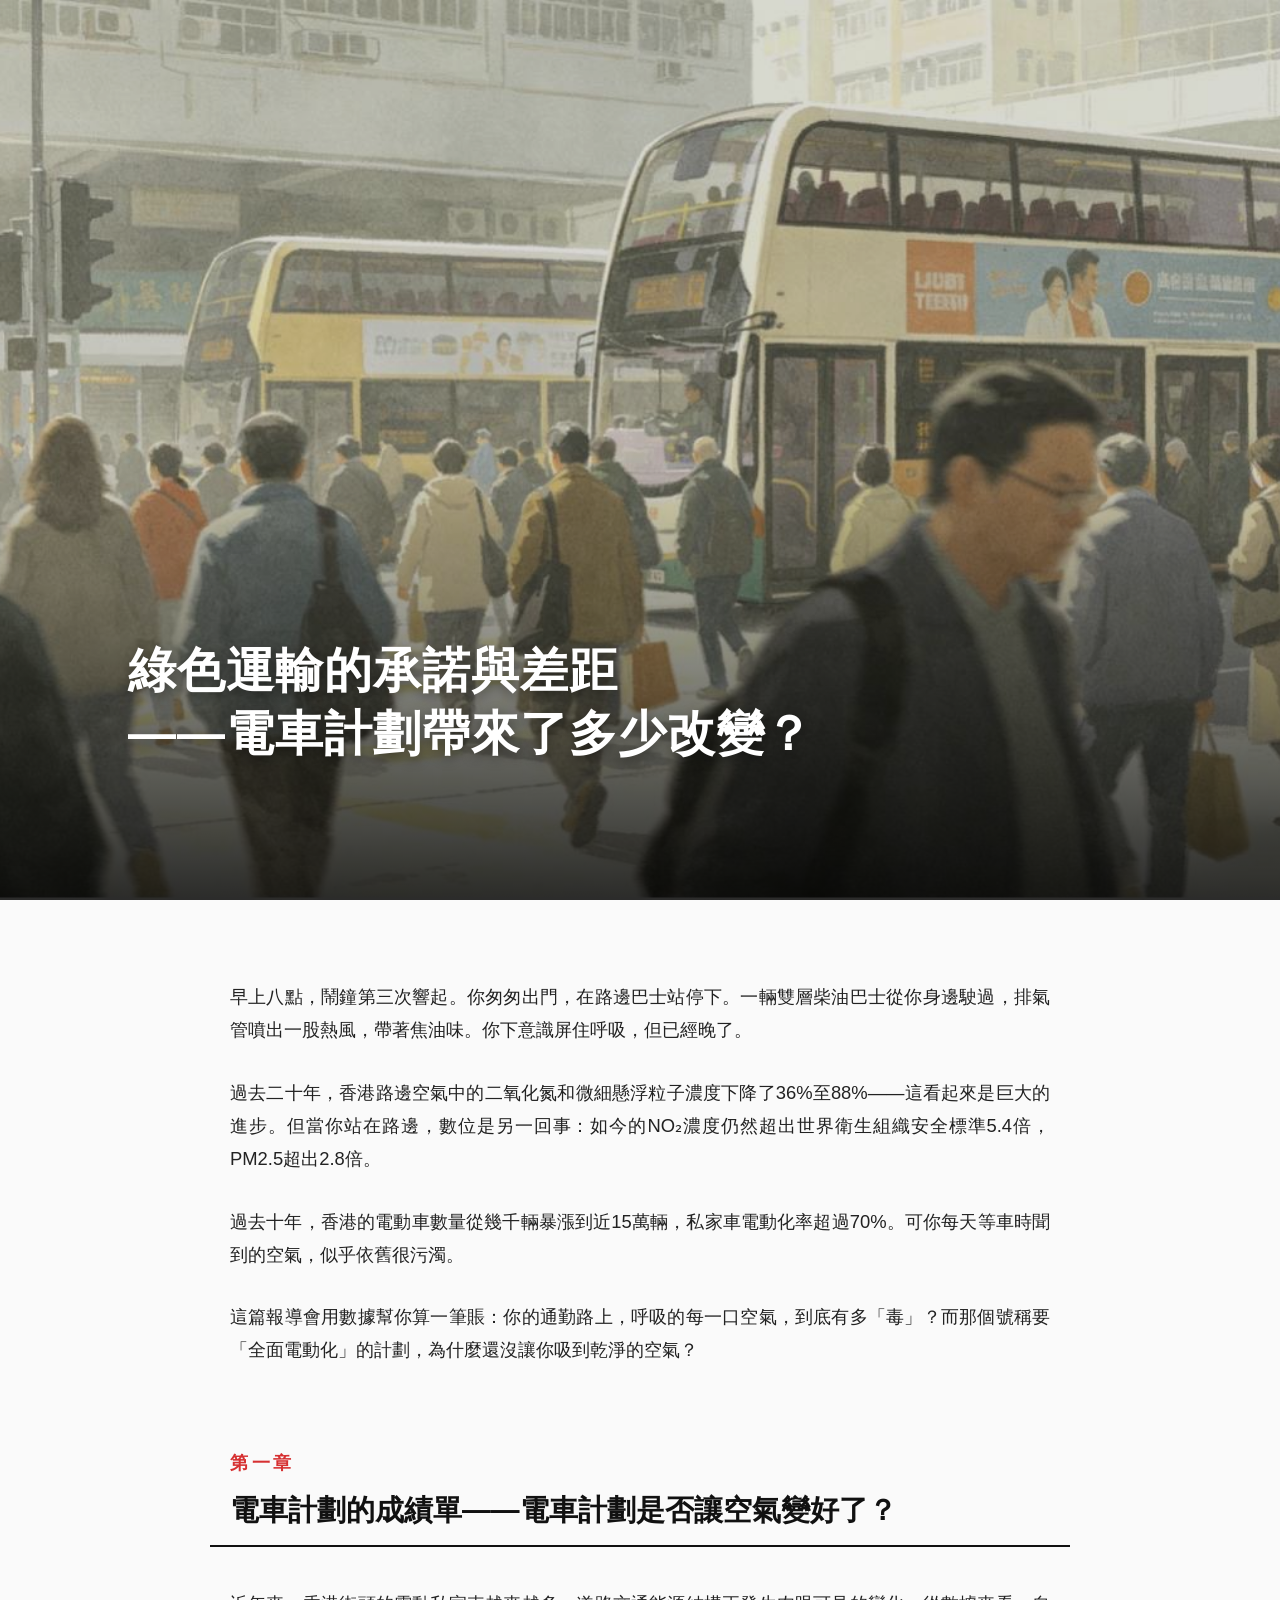
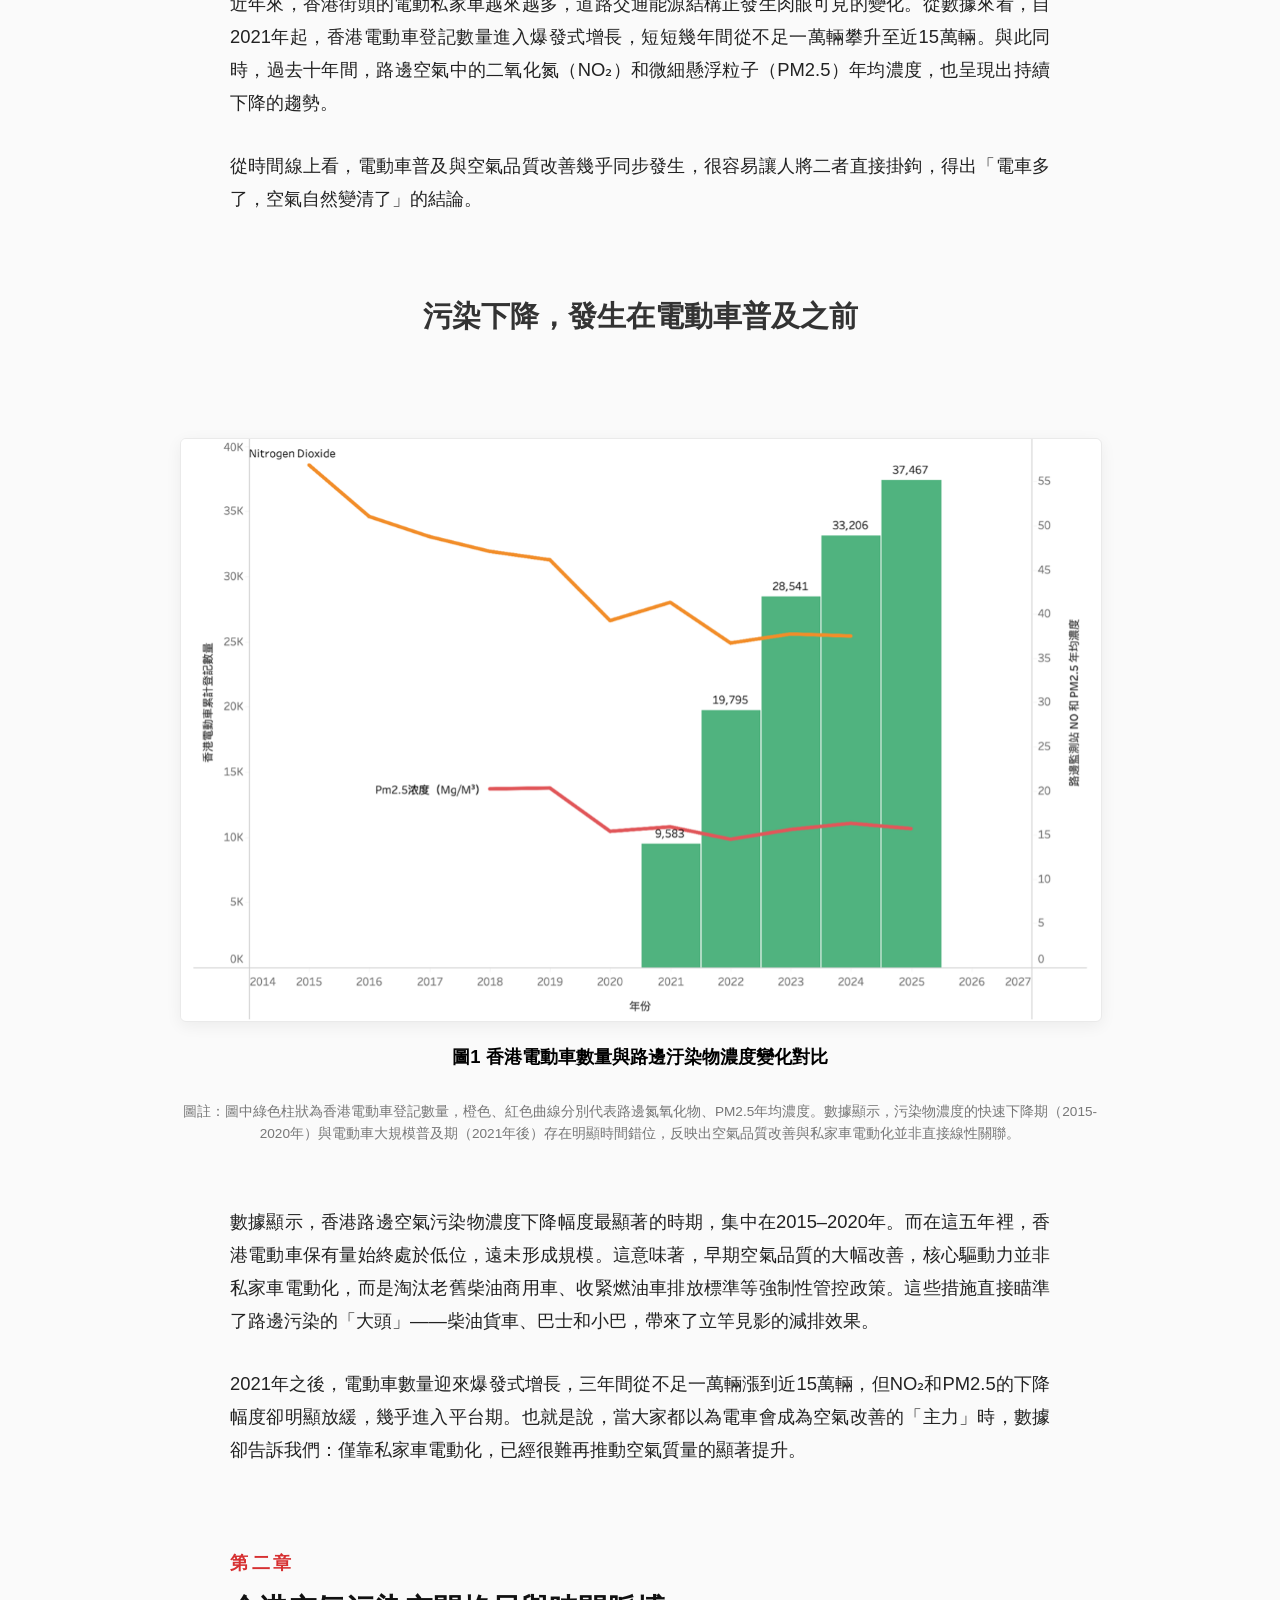
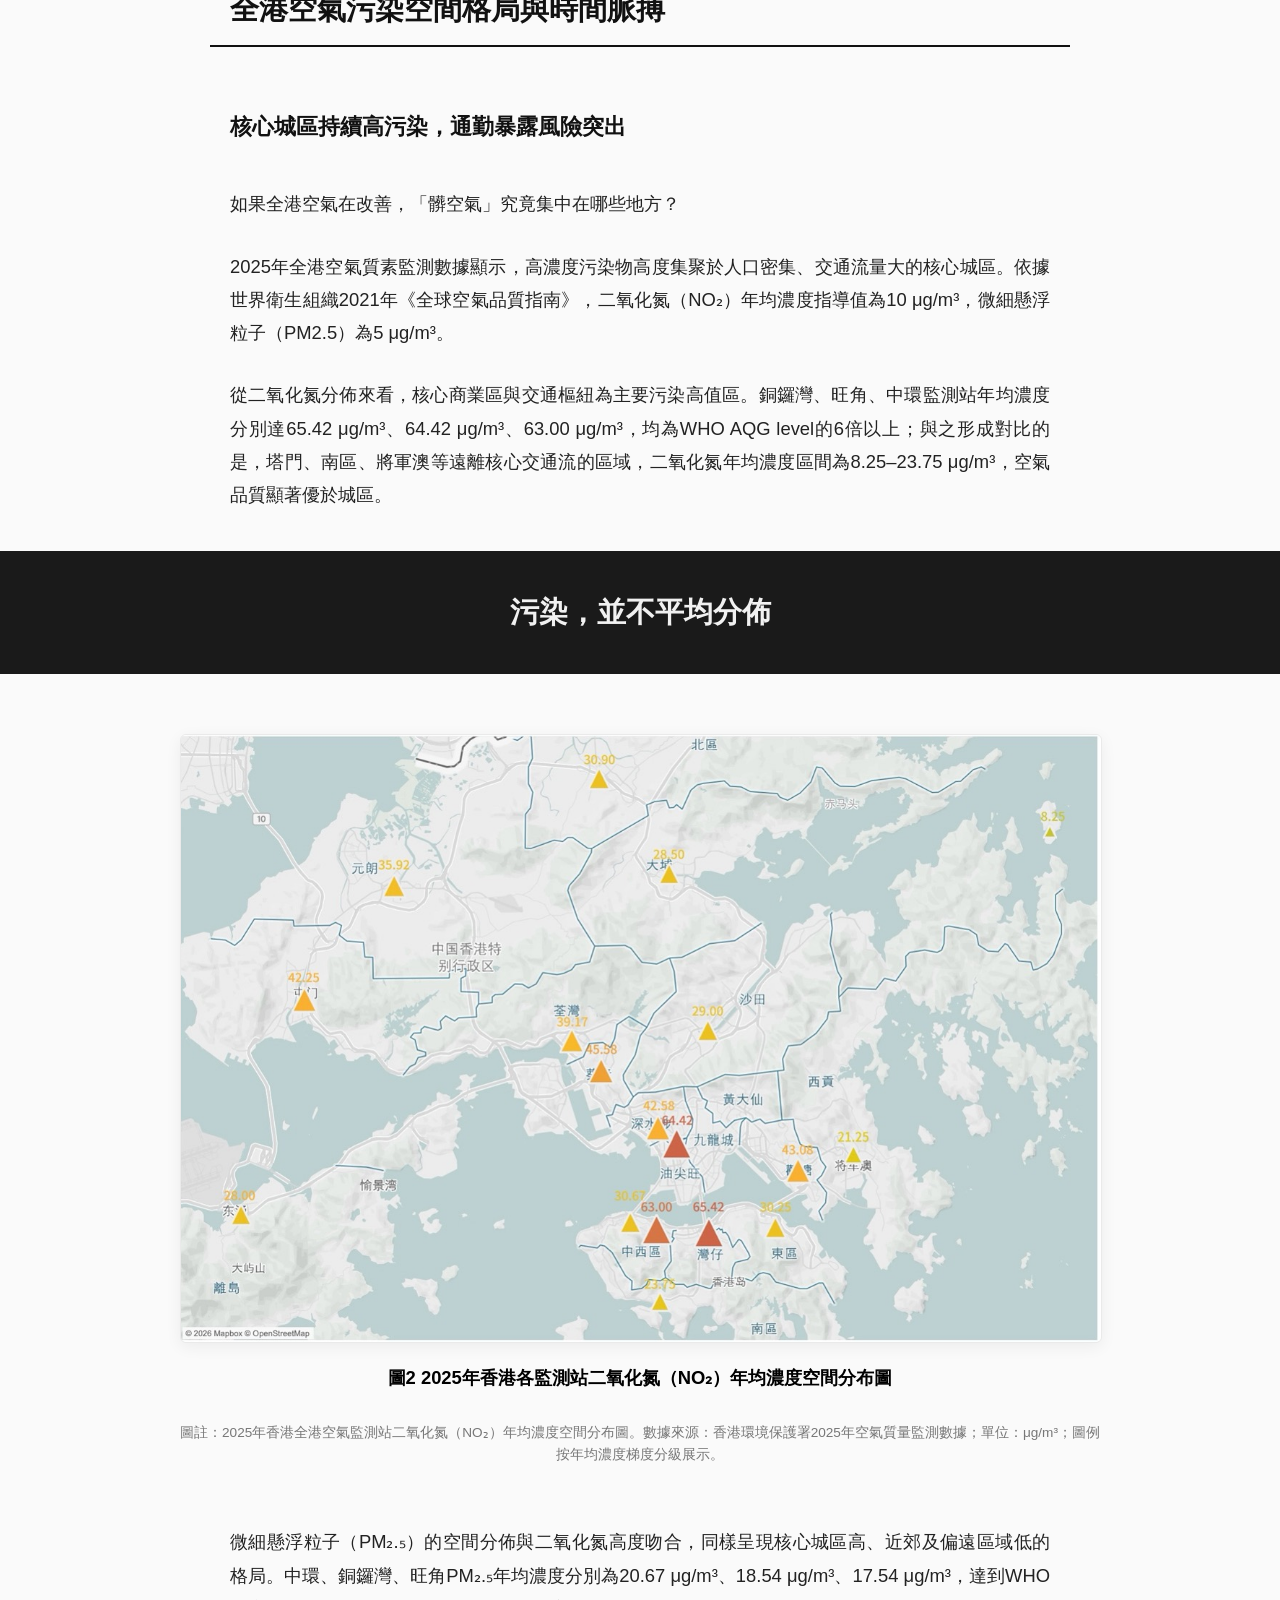
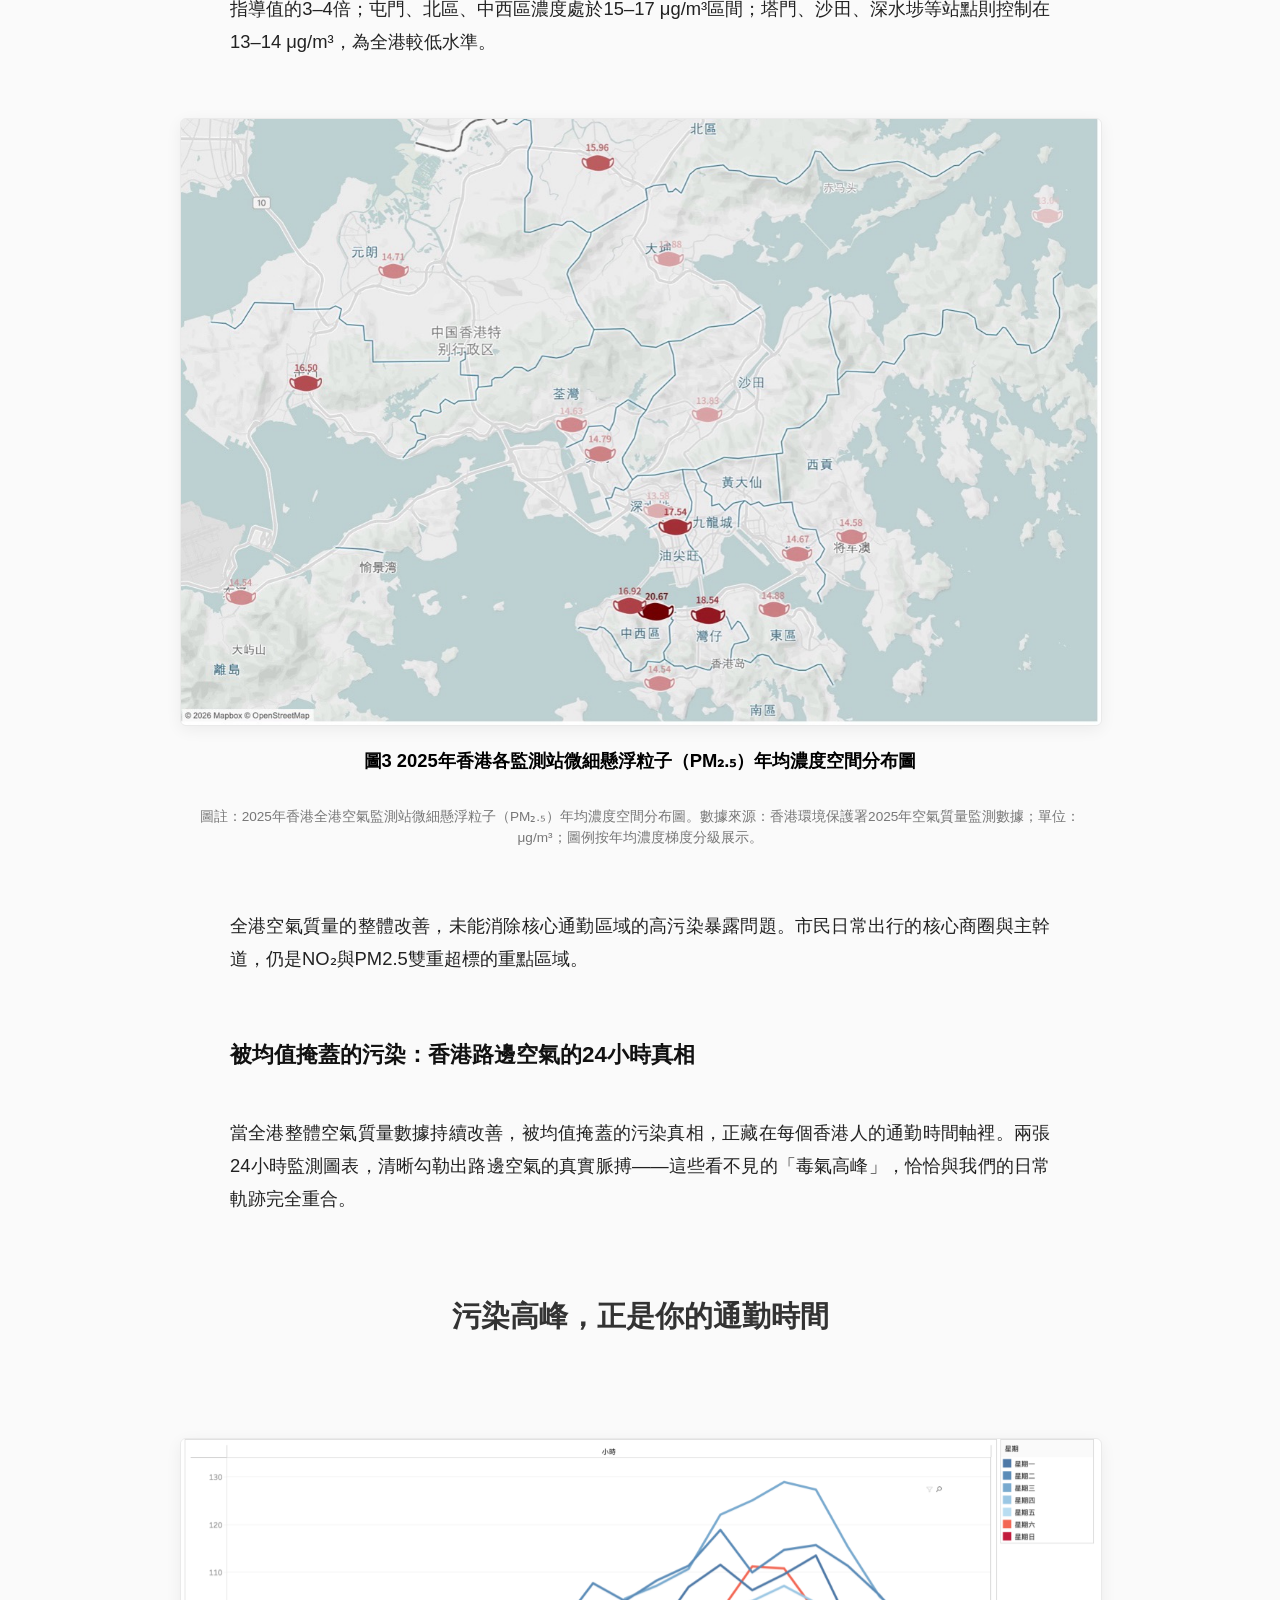
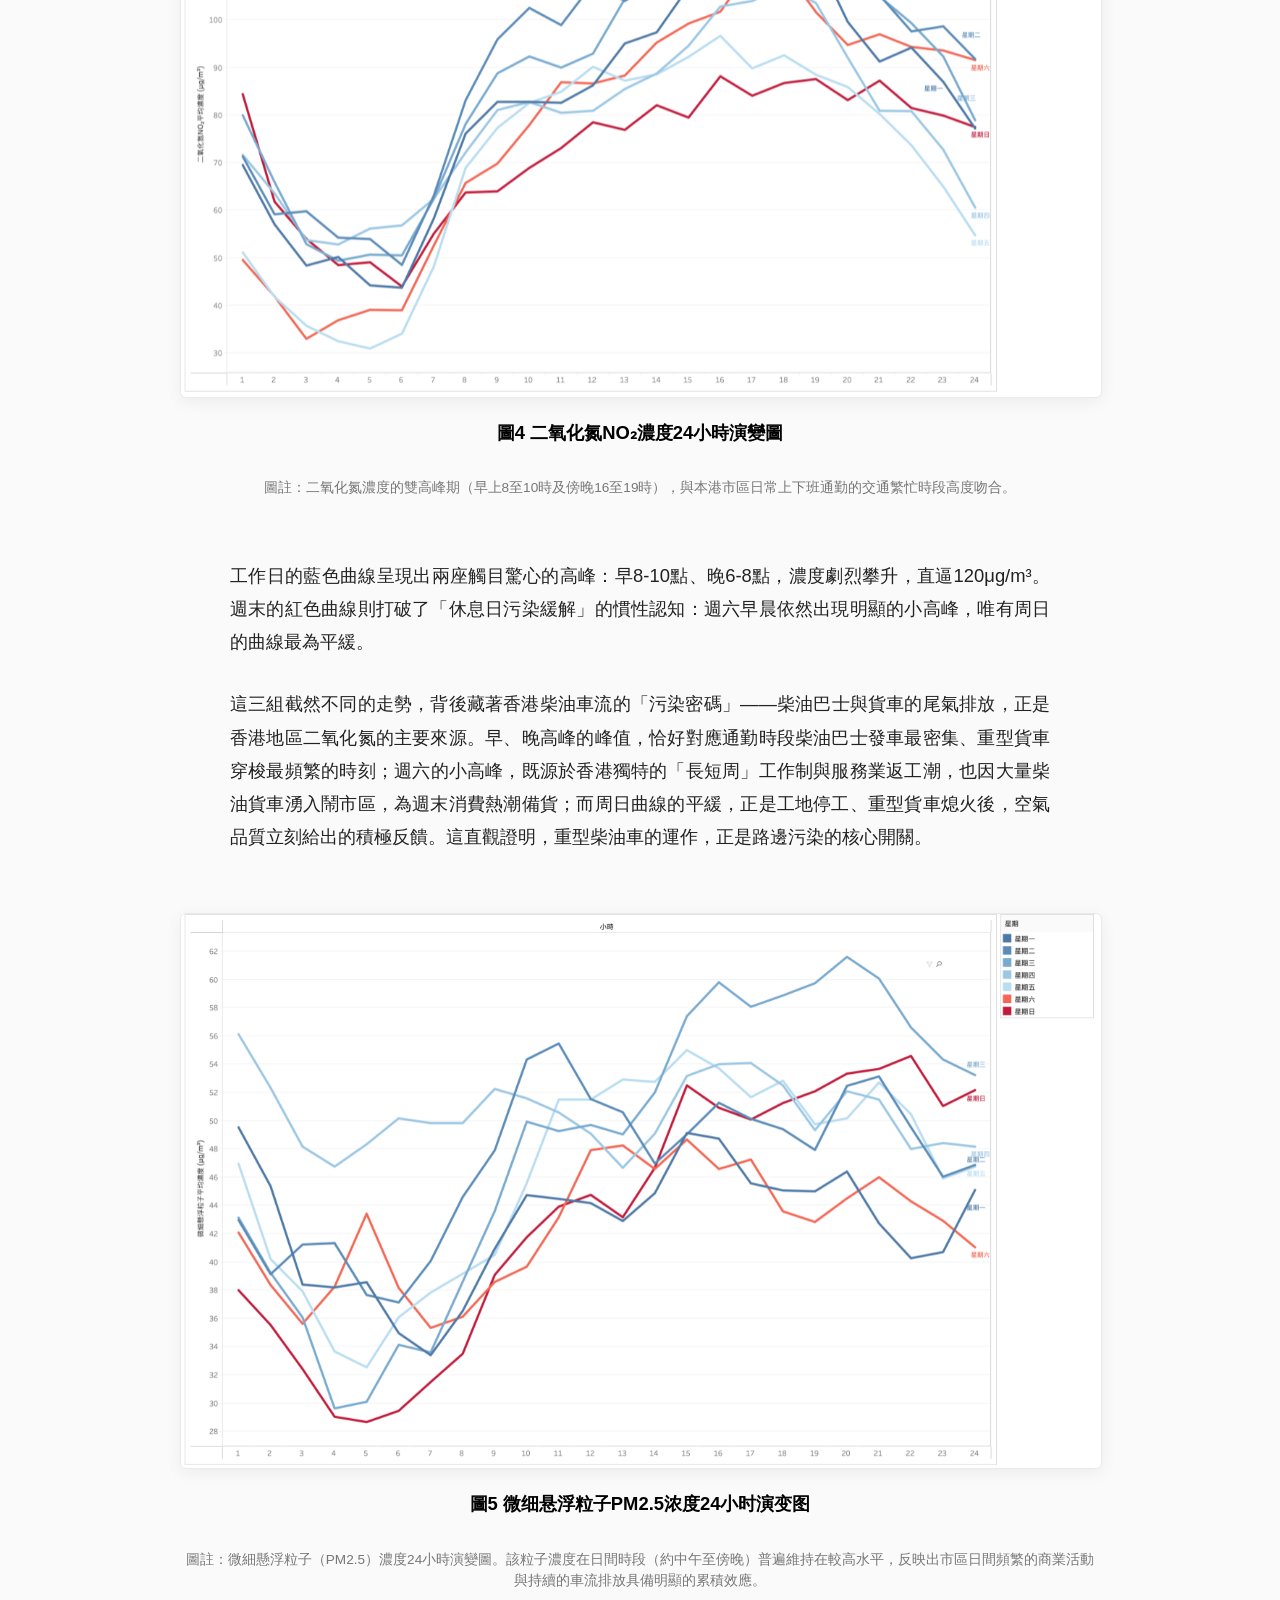
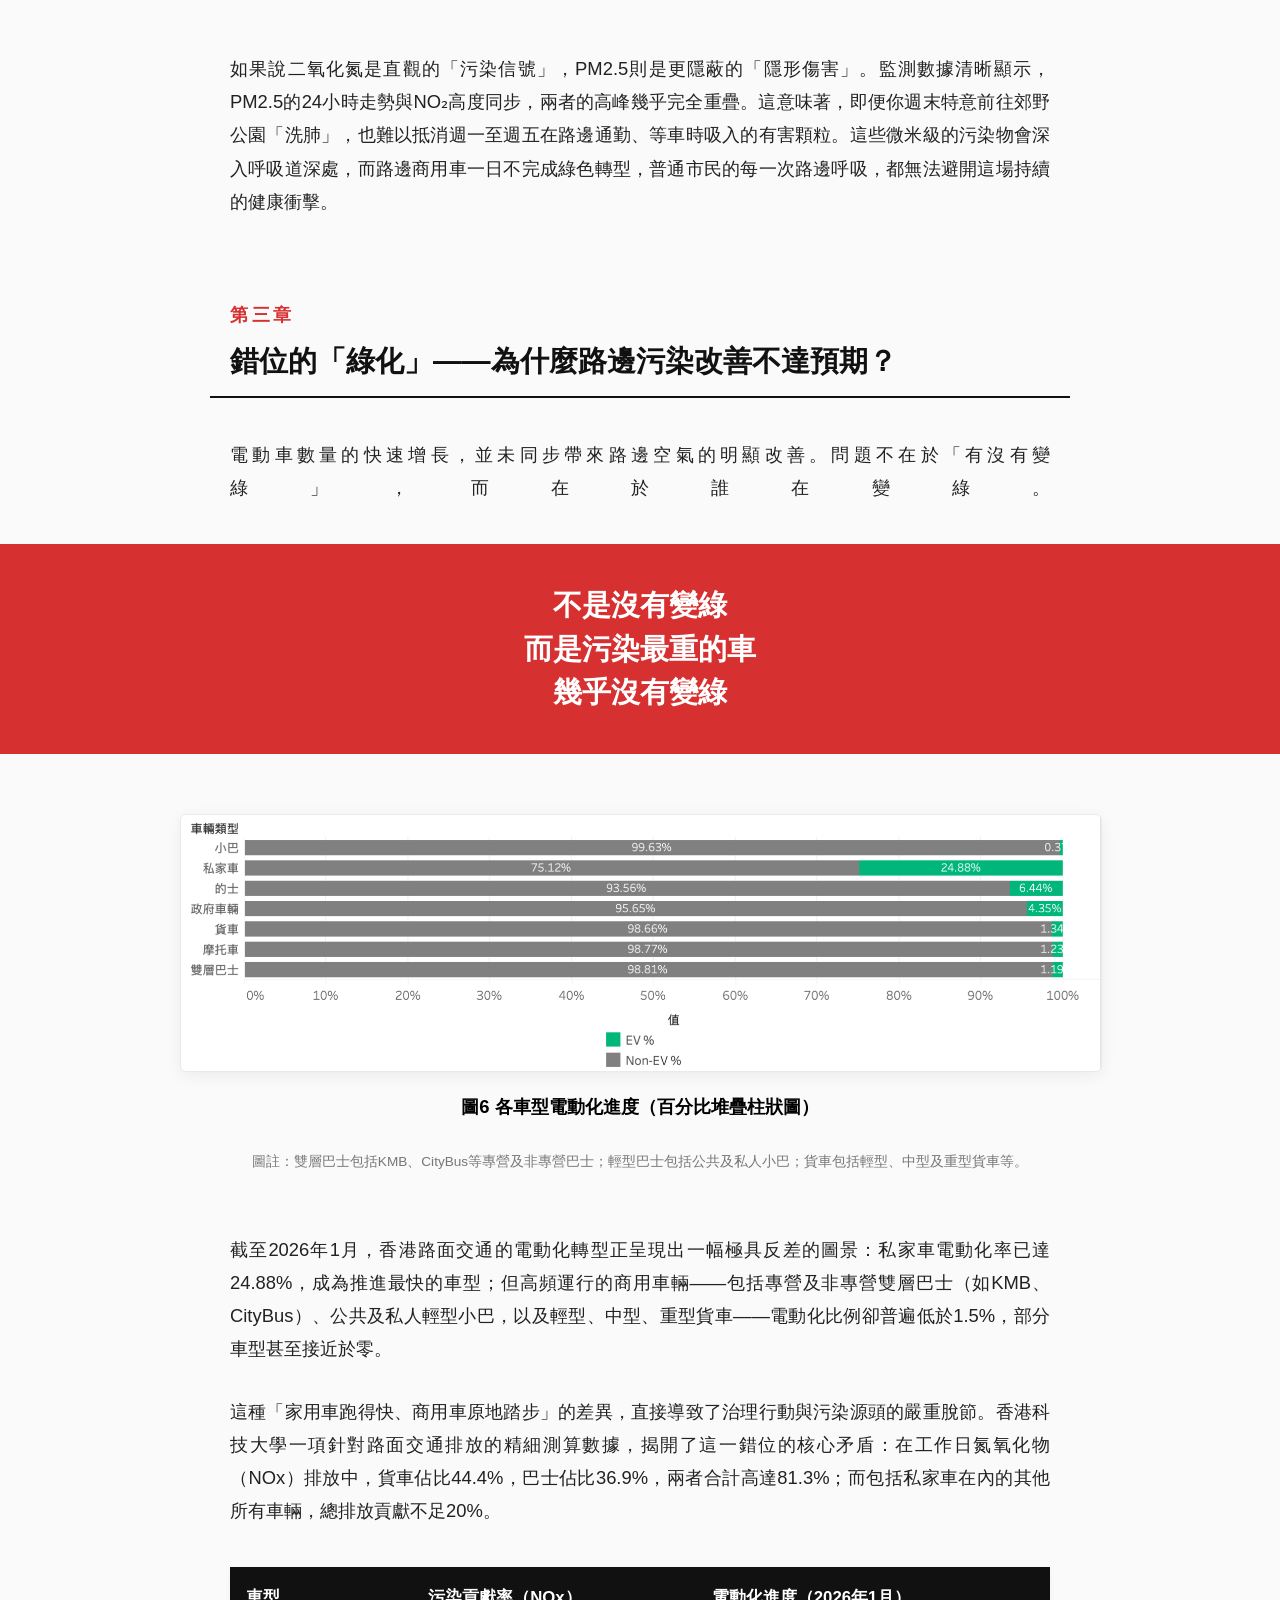
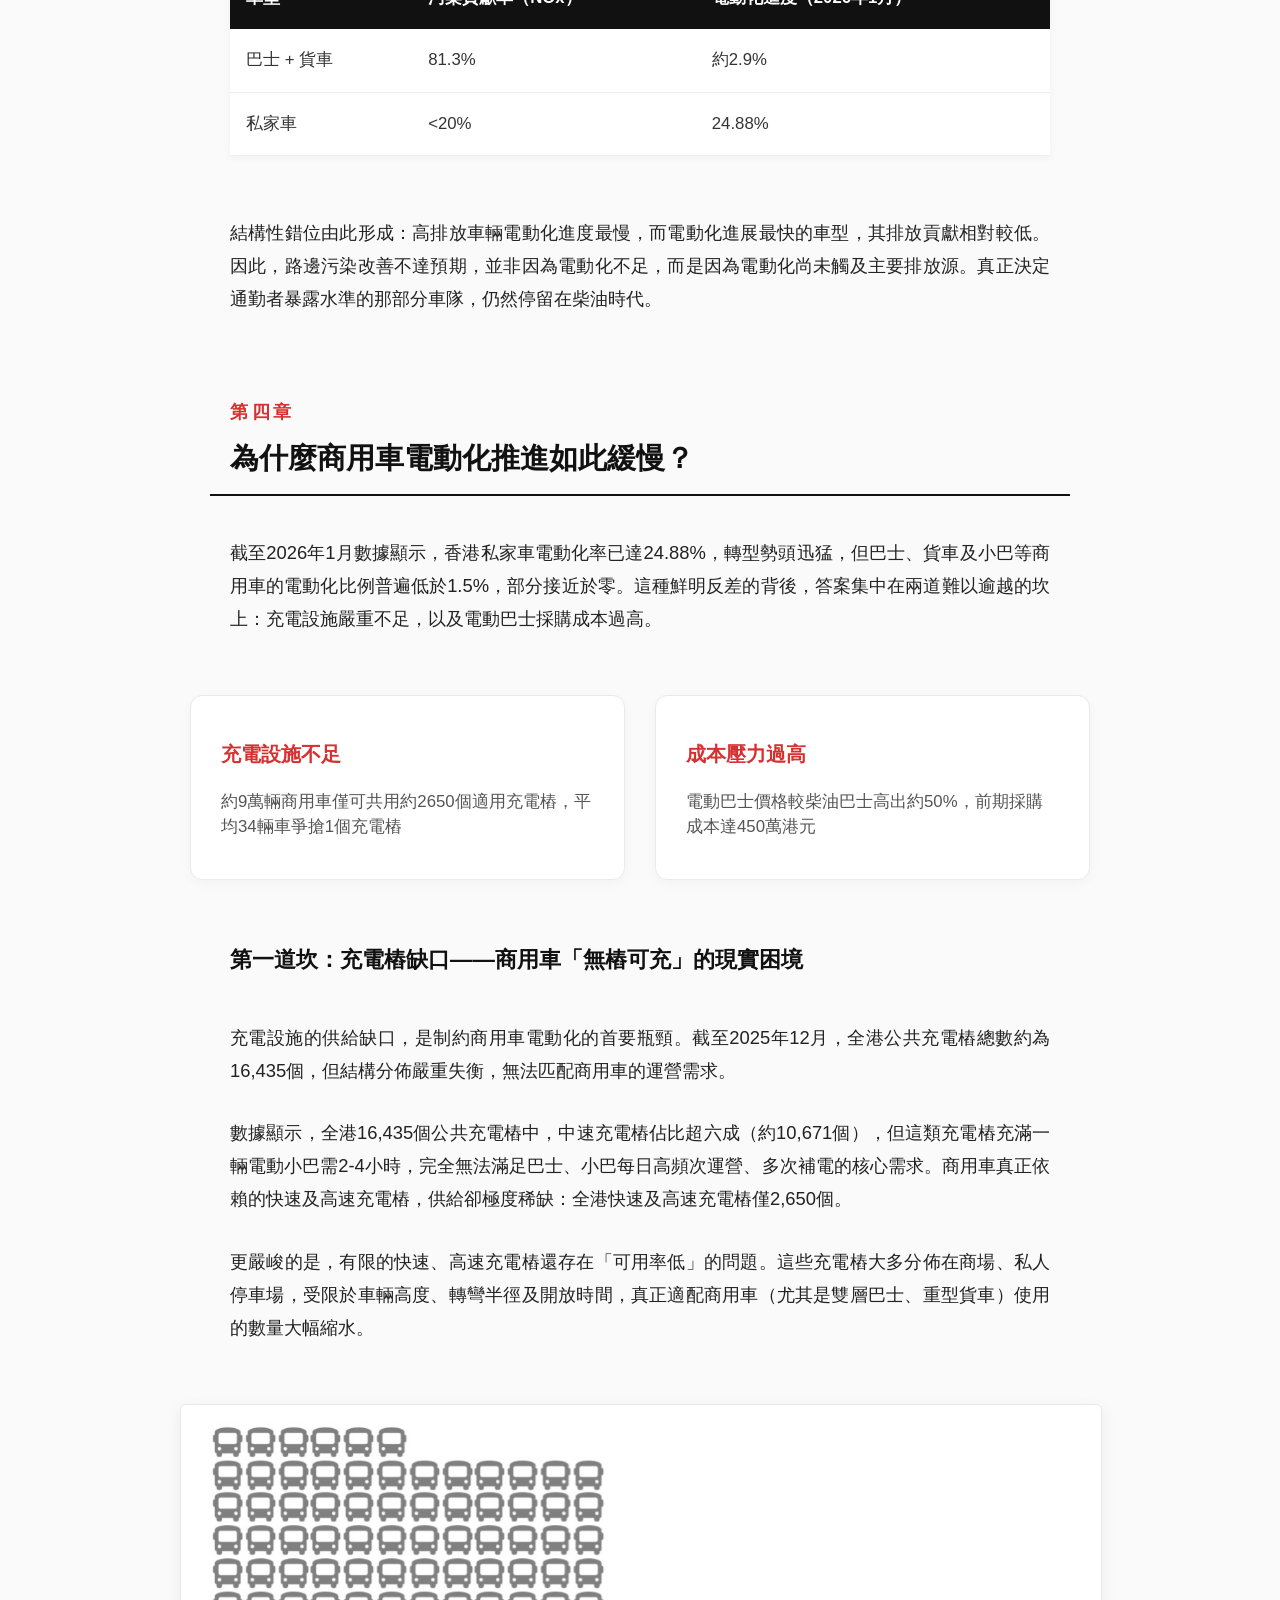
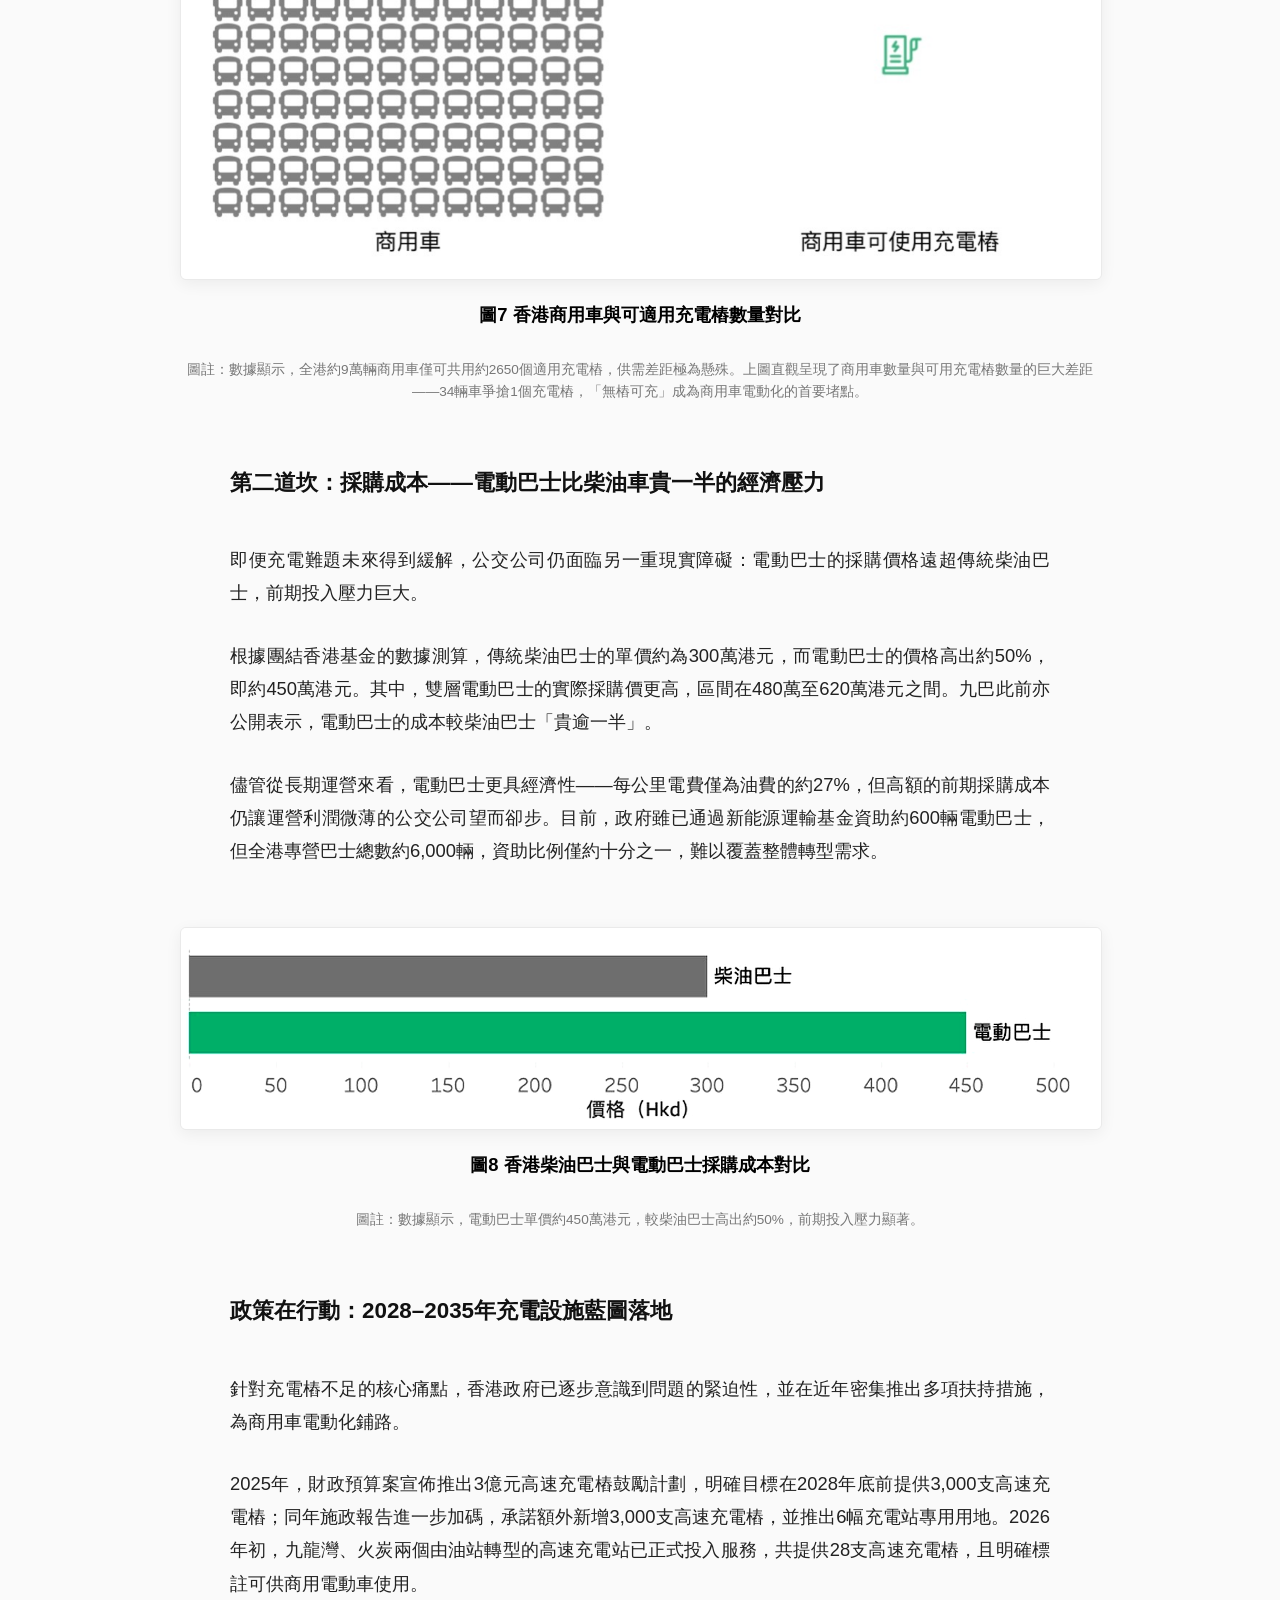
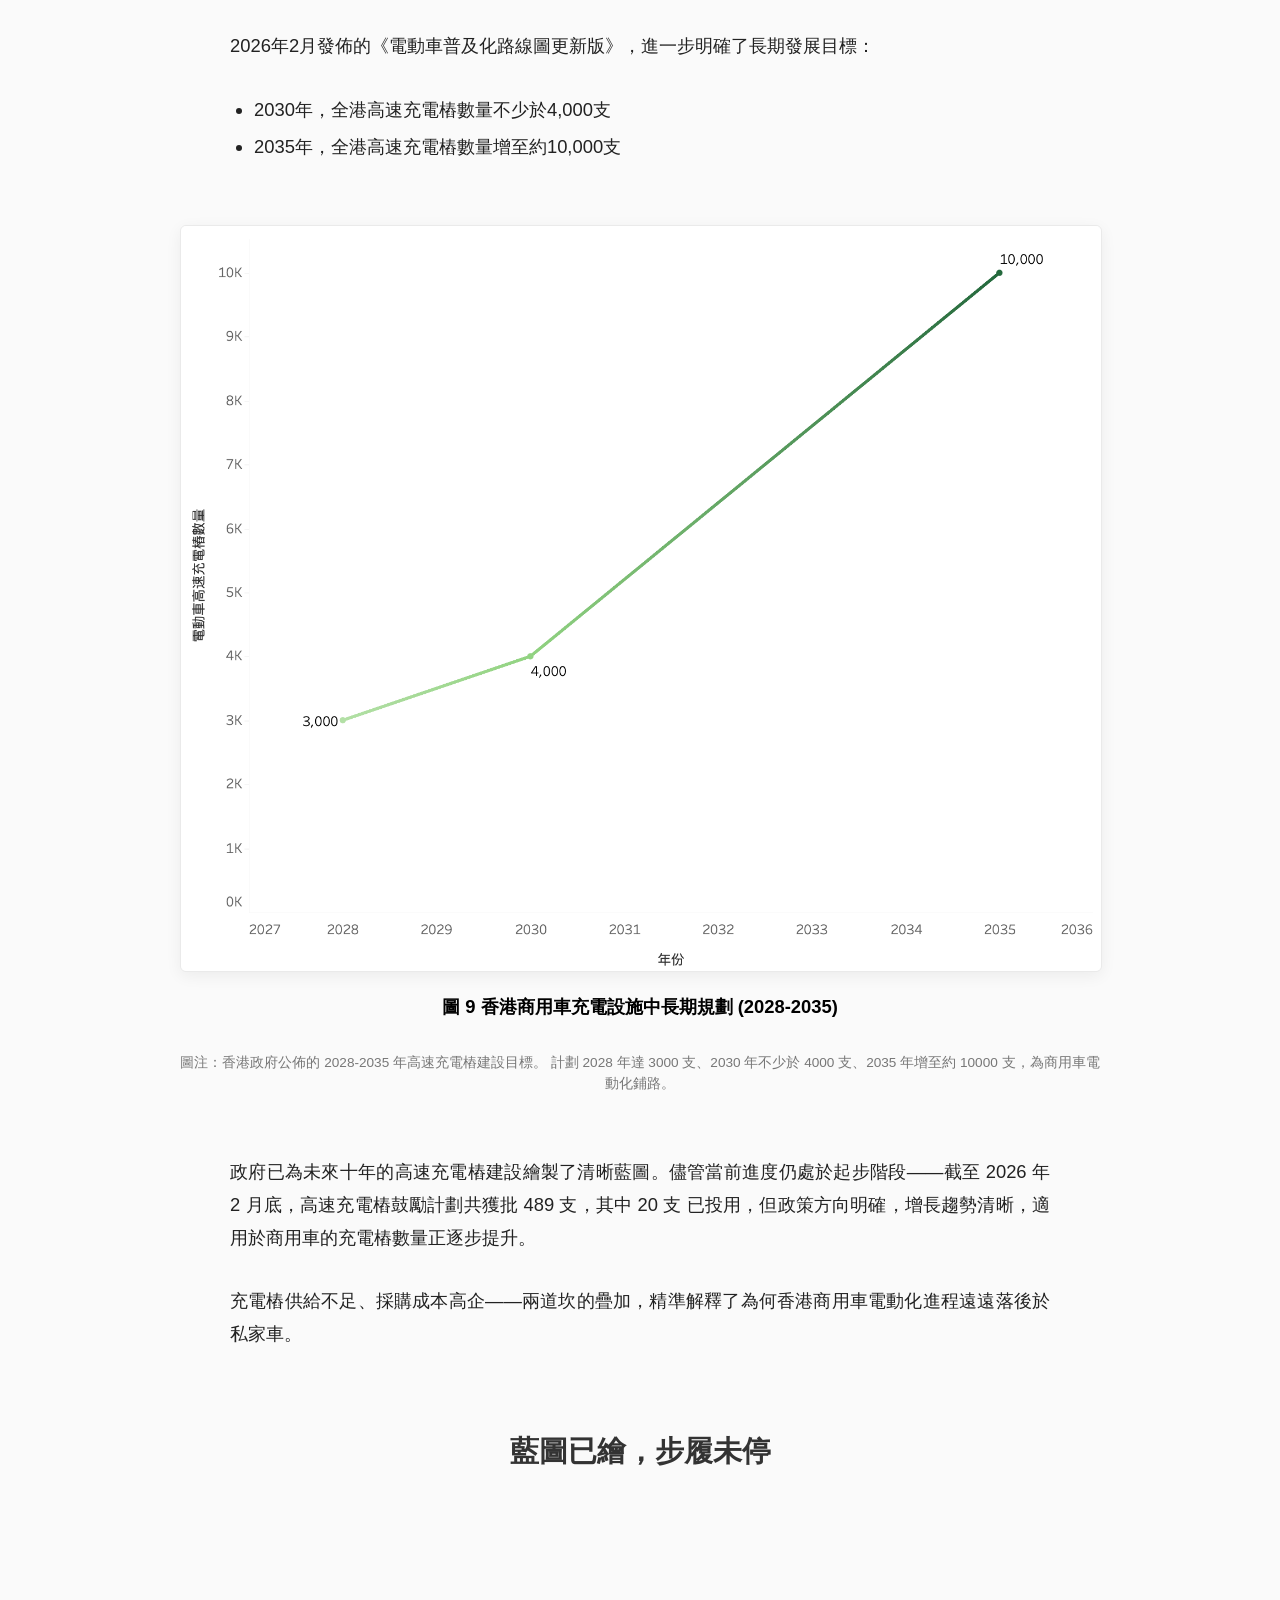
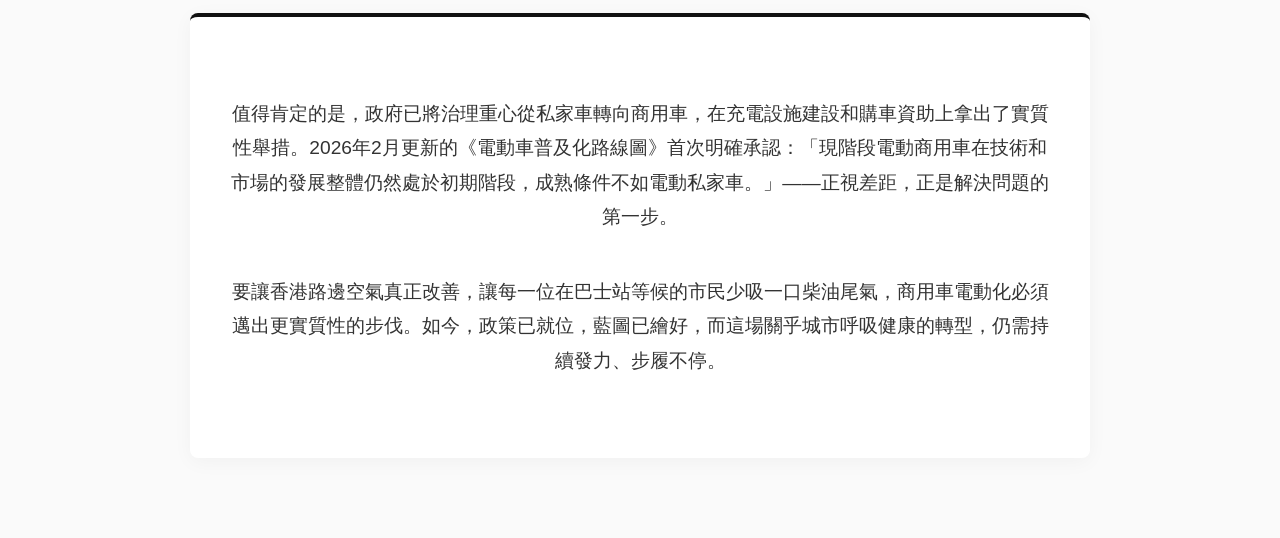
<file: index.html>
<!DOCTYPE html>
<html lang="zh-Hant">
<head>
<meta charset="UTF-8">
<meta name="viewport" content="width=device-width, initial-scale=1.0">
<title>綠色運輸的承諾與差距</title>
<link rel="stylesheet" href="style1.css">
</head>

<body>

<section class="hero">
    <img src="封面AI图.jpg" alt="香港街頭柴油巴士與通勤人群插畫">
    <div class="hero-text">
        綠色運輸的承諾與差距<br>
        ——電車計劃帶來了多少改變？
    </div>
</section>

<section class="text">
    <p>
        早上八點，鬧鐘第三次響起。你匆匆出門，在路邊巴士站停下。一輛雙層柴油巴士從你身邊駛過，排氣管噴出一股熱風，帶著焦油味。你下意識屏住呼吸，但已經晚了。
    </p>
    <p>
        過去二十年，香港路邊空氣中的二氧化氮和微細懸浮粒子濃度下降了36%至88%——這看起來是巨大的進步。但當你站在路邊，數位是另一回事：如今的NO₂濃度仍然超出世界衛生組織安全標準5.4倍，PM2.5超出2.8倍。
    </p>
    <p>
        過去十年，香港的電動車數量從幾千輛暴漲到近15萬輛，私家車電動化率超過70%。可你每天等車時聞到的空氣，似乎依舊很污濁。
    </p>
    <p>
        這篇報導會用數據幫你算一筆賬：你的通勤路上，呼吸的每一口空氣，到底有多「毒」？而那個號稱要「全面電動化」的計劃，為什麼還沒讓你吸到乾淨的空氣？
    </p>
</section>

<div class="chapter">第一章</div>
<div class="chapter-title">電車計劃的成績單——電車計劃是否讓空氣變好了？</div>

<section class="text">
    <p>
        近年來，香港街頭的電動私家車越來越多，道路交通能源結構正發生肉眼可見的變化。從數據來看，自2021年起，香港電動車登記數量進入爆發式增長，短短幾年間從不足一萬輛攀升至近15萬輛。與此同時，過去十年間，路邊空氣中的二氧化氮（NO₂）和微細懸浮粒子（PM2.5）年均濃度，也呈現出持續下降的趨勢。
    </p>
    <p>
        從時間線上看，電動車普及與空氣品質改善幾乎同步發生，很容易讓人將二者直接掛鉤，得出「電車多了，空氣自然變清了」的結論。
    </p>
</section>

<section class="highlight">
    污染下降，發生在電動車普及之前
</section>

<section class="chart">
    <img src="圖1 香港電動車數量與路邊汙染物濃度變化對比.png" alt="圖1 香港電動車數量與路邊汙染物濃度變化對比">
</section>
<p class="caption"><strong>圖1 香港電動車數量與路邊汙染物濃度變化對比</strong><br>圖註：圖中綠色柱狀為香港電動車登記數量，橙色、紅色曲線分別代表路邊氮氧化物、PM2.5年均濃度。數據顯示，污染物濃度的快速下降期（2015-2020年）與電動車大規模普及期（2021年後）存在明顯時間錯位，反映出空氣品質改善與私家車電動化並非直接線性關聯。</p>

<section class="text">
    <p>
        數據顯示，香港路邊空氣污染物濃度下降幅度最顯著的時期，集中在2015–2020年。而在這五年裡，香港電動車保有量始終處於低位，遠未形成規模。這意味著，早期空氣品質的大幅改善，核心驅動力並非私家車電動化，而是淘汰老舊柴油商用車、收緊燃油車排放標準等強制性管控政策。這些措施直接瞄準了路邊污染的「大頭」——柴油貨車、巴士和小巴，帶來了立竿見影的減排效果。
    </p>
    <p>
        2021年之後，電動車數量迎來爆發式增長，三年間從不足一萬輛漲到近15萬輛，但NO₂和PM2.5的下降幅度卻明顯放緩，幾乎進入平台期。也就是說，當大家都以為電車會成為空氣改善的「主力」時，數據卻告訴我們：僅靠私家車電動化，已經很難再推動空氣質量的顯著提升。
    </p>
</section>

<div class="chapter">第二章</div>
<div class="chapter-title">全港空氣污染空間格局與時間脈搏</div>

<div class="subheading">核心城區持續高污染，通勤暴露風險突出</div>

<section class="text">
    <p>
        如果全港空氣在改善，「髒空氣」究竟集中在哪些地方？
    </p>
    <p>
        2025年全港空氣質素監測數據顯示，高濃度污染物高度集聚於人口密集、交通流量大的核心城區。依據世界衛生組織2021年《全球空氣品質指南》，二氧化氮（NO₂）年均濃度指導值為10 μg/m³，微細懸浮粒子（PM2.5）為5 μg/m³。
    </p>
    <p>
        從二氧化氮分佈來看，核心商業區與交通樞紐為主要污染高值區。銅鑼灣、旺角、中環監測站年均濃度分別達65.42 μg/m³、64.42 μg/m³、63.00 μg/m³，均為WHO AQG level的6倍以上；與之形成對比的是，塔門、南區、將軍澳等遠離核心交通流的區域，二氧化氮年均濃度區間為8.25–23.75 μg/m³，空氣品質顯著優於城區。
    </p>
</section>

<section class="highlight dark">
    污染，並不平均分佈
</section>

<section class="chart">
    <img src="圖2 2025年香港各監測站二氧化氮（NO₂）年均濃度空間分布圖.jpg" alt="圖2 香港各監測站二氧化氮年均濃度空間分布">
</section>
<p class="caption"><strong>圖2 2025年香港各監測站二氧化氮（NO₂）年均濃度空間分布圖</strong><br>圖註：2025年香港全港空氣監測站二氧化氮（NO₂）年均濃度空間分布圖。數據來源：香港環境保護署2025年空氣質量監測數據；單位：μg/m³；圖例按年均濃度梯度分級展示。</p>

<section class="text">
    <p>
        微細懸浮粒子（PM₂.₅）的空間分佈與二氧化氮高度吻合，同樣呈現核心城區高、近郊及偏遠區域低的格局。中環、銅鑼灣、旺角PM₂.₅年均濃度分別為20.67 μg/m³、18.54 μg/m³、17.54 μg/m³，達到WHO指導值的3–4倍；屯門、北區、中西區濃度處於15–17 μg/m³區間；塔門、沙田、深水埗等站點則控制在13–14 μg/m³，為全港較低水準。
    </p>
</section>

<section class="chart">
    <img src="圖3 2025年香港各監測站微細懸浮粒子（PM₂.₅）年均濃度空間分布圖.jpg" alt="圖3 香港各監測站微細懸浮粒子年均濃度空間分布">
</section>
<p class="caption"><strong>圖3 2025年香港各監測站微細懸浮粒子（PM₂.₅）年均濃度空間分布圖</strong><br>圖註：2025年香港全港空氣監測站微細懸浮粒子（PM₂.₅）年均濃度空間分布圖。數據來源：香港環境保護署2025年空氣質量監測數據；單位：μg/m³；圖例按年均濃度梯度分級展示。</p>

<section class="text">
    <p>
        全港空氣質量的整體改善，未能消除核心通勤區域的高污染暴露問題。市民日常出行的核心商圈與主幹道，仍是NO₂與PM2.5雙重超標的重點區域。
    </p>
</section>

<div class="subheading">被均值掩蓋的污染：香港路邊空氣的24小時真相</div>

<section class="text">
    <p>
        當全港整體空氣質量數據持續改善，被均值掩蓋的污染真相，正藏在每個香港人的通勤時間軸裡。兩張24小時監測圖表，清晰勾勒出路邊空氣的真實脈搏——這些看不見的「毒氣高峰」，恰恰與我們的日常軌跡完全重合。
    </p>
</section>

<section class="highlight">
    污染高峰，正是你的通勤時間
</section>

<section class="chart">
    <img src="圖4 二氧化氮NO₂濃度24小時演變圖.png" alt="圖4 二氧化氮NO₂濃度24小時演變圖">
</section>
<p class="caption"><strong>圖4 二氧化氮NO₂濃度24小時演變圖</strong><br>圖註：二氧化氮濃度的雙高峰期（早上8至10時及傍晚16至19時），與本港市區日常上下班通勤的交通繁忙時段高度吻合。</p>

<section class="text">
    <p>
        工作日的藍色曲線呈現出兩座觸目驚心的高峰：早8-10點、晚6-8點，濃度劇烈攀升，直逼120μg/m³。週末的紅色曲線則打破了「休息日污染緩解」的慣性認知：週六早晨依然出現明顯的小高峰，唯有周日的曲線最為平緩。
    </p>
    <p>
        這三組截然不同的走勢，背後藏著香港柴油車流的「污染密碼」——柴油巴士與貨車的尾氣排放，正是香港地區二氧化氮的主要來源。早、晚高峰的峰值，恰好對應通勤時段柴油巴士發車最密集、重型貨車穿梭最頻繁的時刻；週六的小高峰，既源於香港獨特的「長短周」工作制與服務業返工潮，也因大量柴油貨車湧入鬧市區，為週末消費熱潮備貨；而周日曲線的平緩，正是工地停工、重型貨車熄火後，空氣品質立刻給出的積極反饋。這直觀證明，重型柴油車的運作，正是路邊污染的核心開關。
    </p>
</section>

<section class="chart">
    <img src="圖5 微细悬浮粒子PM2.5浓度24小时演变图.png" alt="圖5 微細懸浮粒子PM2.5濃度24小時演變圖">
</section>
<p class="caption"><strong>圖5 微细悬浮粒子PM2.5浓度24小时演变图</strong><br>圖註：微細懸浮粒子（PM2.5）濃度24小時演變圖。該粒子濃度在日間時段（約中午至傍晚）普遍維持在較高水平，反映出市區日間頻繁的商業活動與持續的車流排放具備明顯的累積效應。</p>

<section class="text">
    <p>
        如果說二氧化氮是直觀的「污染信號」，PM2.5則是更隱蔽的「隱形傷害」。監測數據清晰顯示，PM2.5的24小時走勢與NO₂高度同步，兩者的高峰幾乎完全重疊。這意味著，即便你週末特意前往郊野公園「洗肺」，也難以抵消週一至週五在路邊通勤、等車時吸入的有害顆粒。這些微米級的污染物會深入呼吸道深處，而路邊商用車一日不完成綠色轉型，普通市民的每一次路邊呼吸，都無法避開這場持續的健康衝擊。
    </p>
</section>

<div class="chapter">第三章</div>
<div class="chapter-title">錯位的「綠化」——為什麼路邊污染改善不達預期？</div>

<section class="text">
    <p>
        電動車數量的快速增長，並未同步帶來路邊空氣的明顯改善。問題不在於「有沒有變綠」，<span class="keep-together">而在於誰在變綠。</span>
    </p>
</section>

<section class="highlight red">
    不是沒有變綠<br>
    而是污染最重的車<br>
    幾乎沒有變綠
</section>

<section class="chart">
    <img src="圖6 各車型電動化進度（百分比堆疊柱狀圖）.png" alt="圖6 各車型電動化進度對比圖">
</section>
<p class="caption"><strong>圖6 各車型電動化進度（百分比堆疊柱狀圖）</strong><br>圖註：雙層巴士包括KMB、CityBus等專營及非專營巴士；輕型巴士包括公共及私人小巴；貨車包括輕型、中型及重型貨車等。</p>

<section class="text">
    <p>
        截至2026年1月，香港路面交通的電動化轉型正呈現出一幅極具反差的圖景：私家車電動化率已達24.88%，成為推進最快的車型；但高頻運行的商用車輛——包括專營及非專營雙層巴士（如KMB、CityBus）、公共及私人輕型小巴，以及輕型、中型、重型貨車——電動化比例卻普遍低於1.5%，部分車型甚至接近於零。
    </p>
    <p>
        這種「家用車跑得快、商用車原地踏步」的差異，直接導致了治理行動與污染源頭的嚴重脫節。香港科技大學一項針對路面交通排放的精細測算數據，揭開了這一錯位的核心矛盾：在工作日氮氧化物（NOx）排放中，貨車佔比44.4%，巴士佔比36.9%，兩者合計高達81.3%；而包括私家車在內的其他所有車輛，總排放貢獻不足20%。
    </p>
</section>

<table class="data-table">
    <tr>
        <th>車型</th>
        <th>污染貢獻率（NOx）</th>
        <th>電動化進度（2026年1月）</th>
    </tr>
    <tr>
        <td>巴士 + 貨車</td>
        <td>81.3%</td>
        <td>約2.9%</td>
    </tr>
    <tr>
        <td>私家車</td>
        <td>&lt;20%</td>
        <td>24.88%</td>
    </tr>
</table>

<section class="text">
    <p>
        結構性錯位由此形成：高排放車輛電動化進度最慢，而電動化進展最快的車型，其排放貢獻相對較低。因此，路邊污染改善不達預期，並非因為電動化不足，而是因為電動化尚未觸及主要排放源。真正決定通勤者暴露水準的那部分車隊，仍然停留在柴油時代。
    </p>
</section>

<div class="chapter">第四章</div>
<div class="chapter-title">為什麼商用車電動化推進如此緩慢？</div>

<section class="text">
    <p>
        截至2026年1月數據顯示，香港私家車電動化率已達24.88%，轉型勢頭迅猛，但巴士、貨車及小巴等商用車的電動化比例普遍低於1.5%，部分接近於零。這種鮮明反差的背後，答案集中在兩道難以逾越的坎上：充電設施嚴重不足，以及電動巴士採購成本過高。
    </p>
</section>

<section class="cards">
    <div class="card">
        <h3>充電設施不足</h3>
        <p>約9萬輛商用車僅可共用約2650個適用充電樁，平均34輛車爭搶1個充電樁</p>
    </div>
    <div class="card">
        <h3>成本壓力過高</h3>
        <p>電動巴士價格較柴油巴士高出約50%，前期採購成本達450萬港元</p>
    </div>
</section>

<div class="subheading">第一道坎：充電樁缺口——商用車「無樁可充」的現實困境</div>

<section class="text">
    <p>
        充電設施的供給缺口，是制約商用車電動化的首要瓶頸。截至2025年12月，全港公共充電樁總數約為16,435個，但結構分佈嚴重失衡，無法匹配商用車的運營需求。
    </p>
    <p>
        數據顯示，全港16,435個公共充電樁中，中速充電樁佔比超六成（約10,671個），但這類充電樁充滿一輛電動小巴需2-4小時，完全無法滿足巴士、小巴每日高頻次運營、多次補電的核心需求。商用車真正依賴的快速及高速充電樁，供給卻極度稀缺：全港快速及高速充電樁僅2,650個。
    </p>
    <p>
        更嚴峻的是，有限的快速、高速充電樁還存在「可用率低」的問題。這些充電樁大多分佈在商場、私人停車場，受限於車輛高度、轉彎半徑及開放時間，真正適配商用車（尤其是雙層巴士、重型貨車）使用的數量大幅縮水。
    </p>
</section>

<section class="chart">
    <img src="圖7 香港商用車與可適用充電樁數量對比.jpg" alt="圖7 香港商用車與可適用充電樁數量對比">
</section>
<p class="caption"><strong>圖7 香港商用車與可適用充電樁數量對比</strong><br>圖註：數據顯示，全港約9萬輛商用車僅可共用約2650個適用充電樁，供需差距極為懸殊。上圖直觀呈現了商用車數量與可用充電樁數量的巨大差距——34輛車爭搶1個充電樁，「無樁可充」成為商用車電動化的首要堵點。</p>

<div class="subheading">第二道坎：採購成本——電動巴士比柴油車貴一半的經濟壓力</div>

<section class="text">
    <p>
        即便充電難題未來得到緩解，公交公司仍面臨另一重現實障礙：電動巴士的採購價格遠超傳統柴油巴士，前期投入壓力巨大。
    </p>
    <p>
        根據團結香港基金的數據測算，傳統柴油巴士的單價約為300萬港元，而電動巴士的價格高出約50%，即約450萬港元。其中，雙層電動巴士的實際採購價更高，區間在480萬至620萬港元之間。九巴此前亦公開表示，電動巴士的成本較柴油巴士「貴逾一半」。
    </p>
    <p>
        儘管從長期運營來看，電動巴士更具經濟性——每公里電費僅為油費的約27%，但高額的前期採購成本仍讓運營利潤微薄的公交公司望而卻步。目前，政府雖已通過新能源運輸基金資助約600輛電動巴士，但全港專營巴士總數約6,000輛，資助比例僅約十分之一，難以覆蓋整體轉型需求。
    </p>
</section>

<section class="chart">
    <img src="圖8 香港柴油巴士與電動巴士採購成本對比.png" alt="圖8 香港柴油巴士與電動巴士採購成本對比">
</section>
<p class="caption"><strong>圖8 香港柴油巴士與電動巴士採購成本對比</strong><br>圖註：數據顯示，電動巴士單價約450萬港元，較柴油巴士高出約50%，前期投入壓力顯著。</p>

<div class="subheading">政策在行動：2028–2035年充電設施藍圖落地</div>

<section class="text">
    <p>
        針對充電樁不足的核心痛點，香港政府已逐步意識到問題的緊迫性，並在近年密集推出多項扶持措施，為商用車電動化鋪路。
    </p>
    <p>
        2025年，財政預算案宣佈推出3億元高速充電樁鼓勵計劃，明確目標在2028年底前提供3,000支高速充電樁；同年施政報告進一步加碼，承諾額外新增3,000支高速充電樁，並推出6幅充電站專用用地。2026年初，九龍灣、火炭兩個由油站轉型的高速充電站已正式投入服務，共提供28支高速充電樁，且明確標註可供商用電動車使用。
    </p>
    <p>
        2026年2月發佈的《電動車普及化路線圖更新版》，進一步明確了長期發展目標：
    </p>
    <ul style="font-size: 1.15rem; line-height: 2; max-width: 820px; margin: 0 auto; padding-left: 24px; color: #222;">
        <li>2030年，全港高速充電樁數量不少於4,000支</li>
        <li>2035年，全港高速充電樁數量增至約10,000支</li>
    </ul>
</section>

<section class="chart">
    <img src="圖9 香港商用車充電設施中長期規劃（2028-2035）.png" alt="圖9 香港商用車充電設施中長期規劃">
</section>
<p class="caption"><strong>圖 9 香港商用車充電設施中長期規劃 (2028-2035)</strong><br>圖注：香港政府公佈的 2028-2035 年高速充電樁建設目標。 計劃 2028 年達 3000 支、2030 年不少於 4000 支、2035 年增至約 10000 支，為商用車電動化鋪路。</p>

<section class="text">
    <p>
        政府已為未來十年的高速充電樁建設繪製了清晰藍圖。儘管當前進度仍處於起步階段——截至 2026 年 2 月底，高速充電樁鼓勵計劃共獲批 489 支，其中 20 支 已投用，但政策方向明確，增長趨勢清晰，適用於商用車的充電樁數量正逐步提升。
    </p>
    <p>
        充電樁供給不足、採購成本高企——兩道坎的疊加，精準解釋了為何香港商用車電動化進程遠遠落後於私家車。
    </p>
</section>

<section class="highlight">
    藍圖已繪，步履未停
</section>

<section class="ending">
    <p>
        值得肯定的是，政府已將治理重心從私家車轉向商用車，在充電設施建設和購車資助上拿出了實質性舉措。2026年2月更新的《電動車普及化路線圖》首次明確承認：「現階段電動商用車在技術和市場的發展整體仍然處於初期階段，成熟條件不如電動私家車。」——正視差距，正是解決問題的第一步。
    </p>
    <p style="margin-top: 40px;">
        要讓香港路邊空氣真正改善，讓每一位在巴士站等候的市民少吸一口柴油尾氣，商用車電動化必須邁出更實質性的步伐。如今，政策已就位，藍圖已繪好，而這場關乎城市呼吸健康的轉型，仍需持續發力、步履不停。
    </p>
</section>

</body>
</html>
</file>
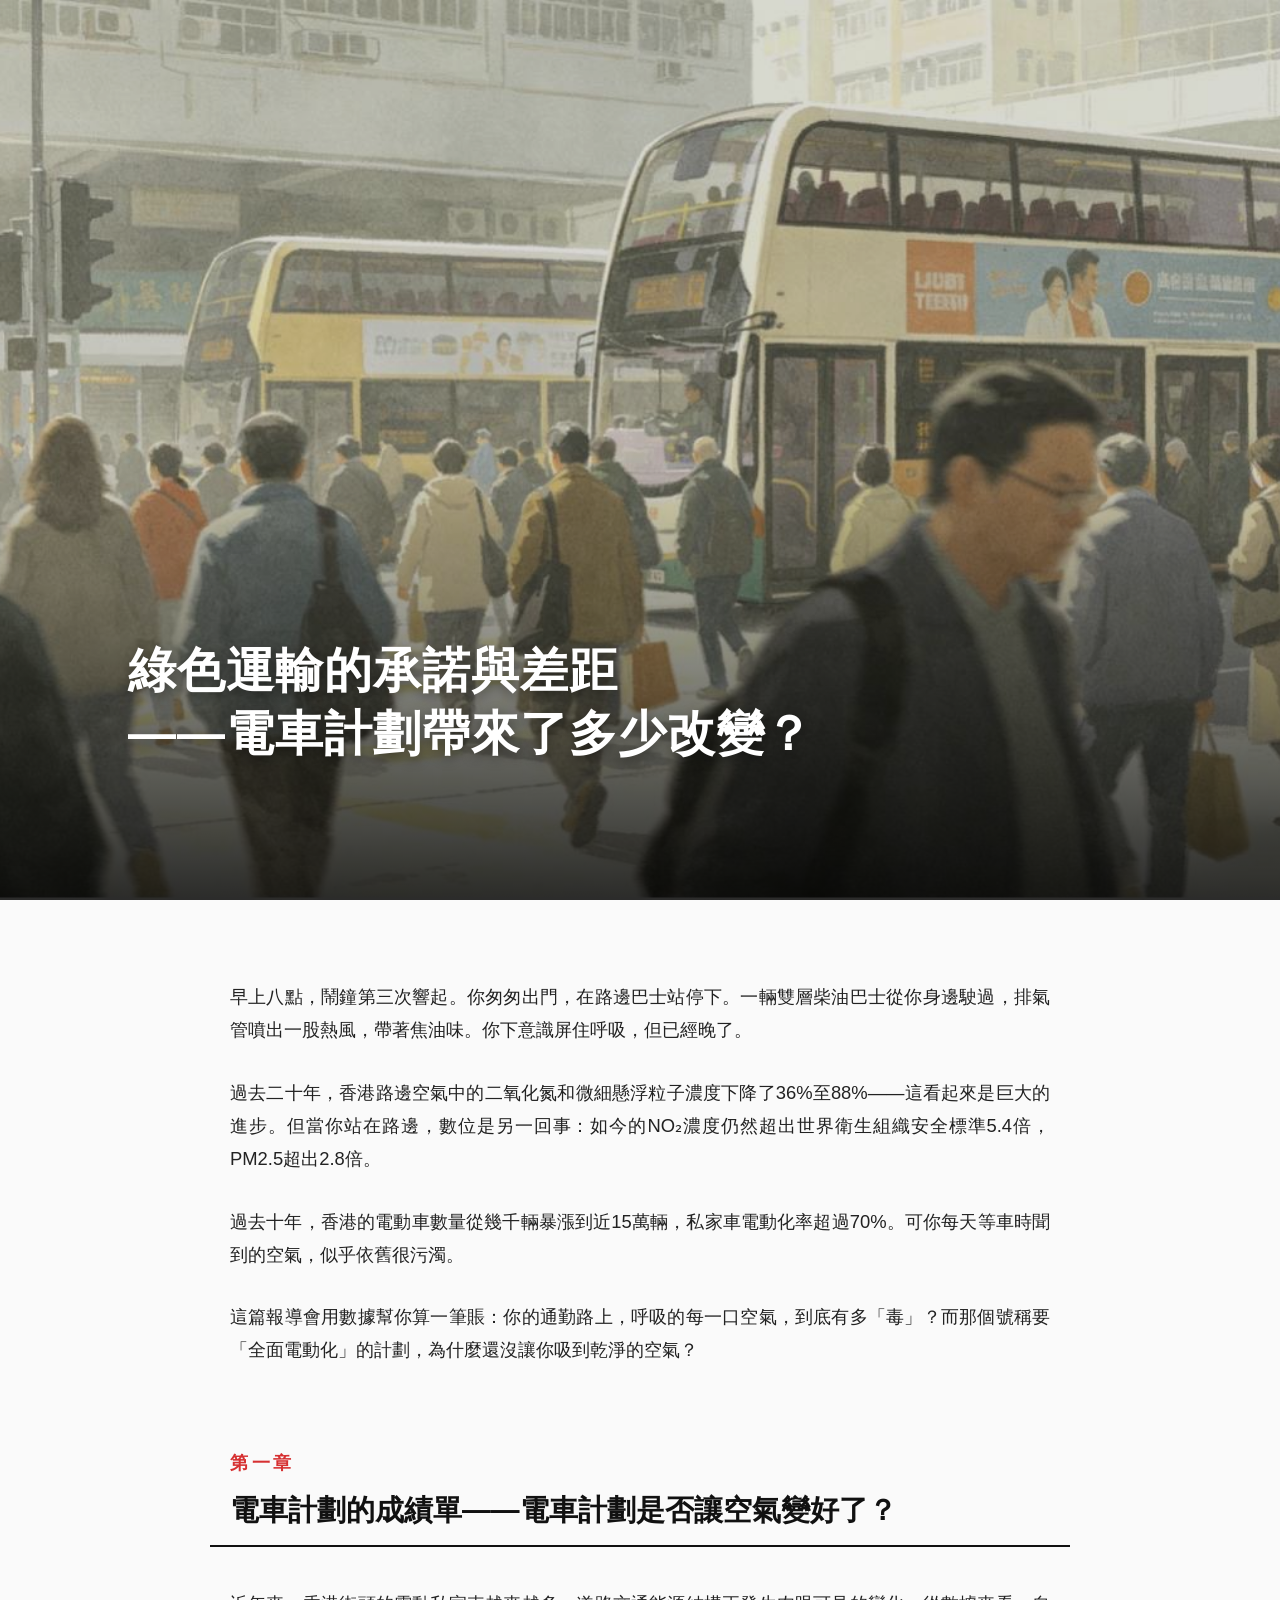
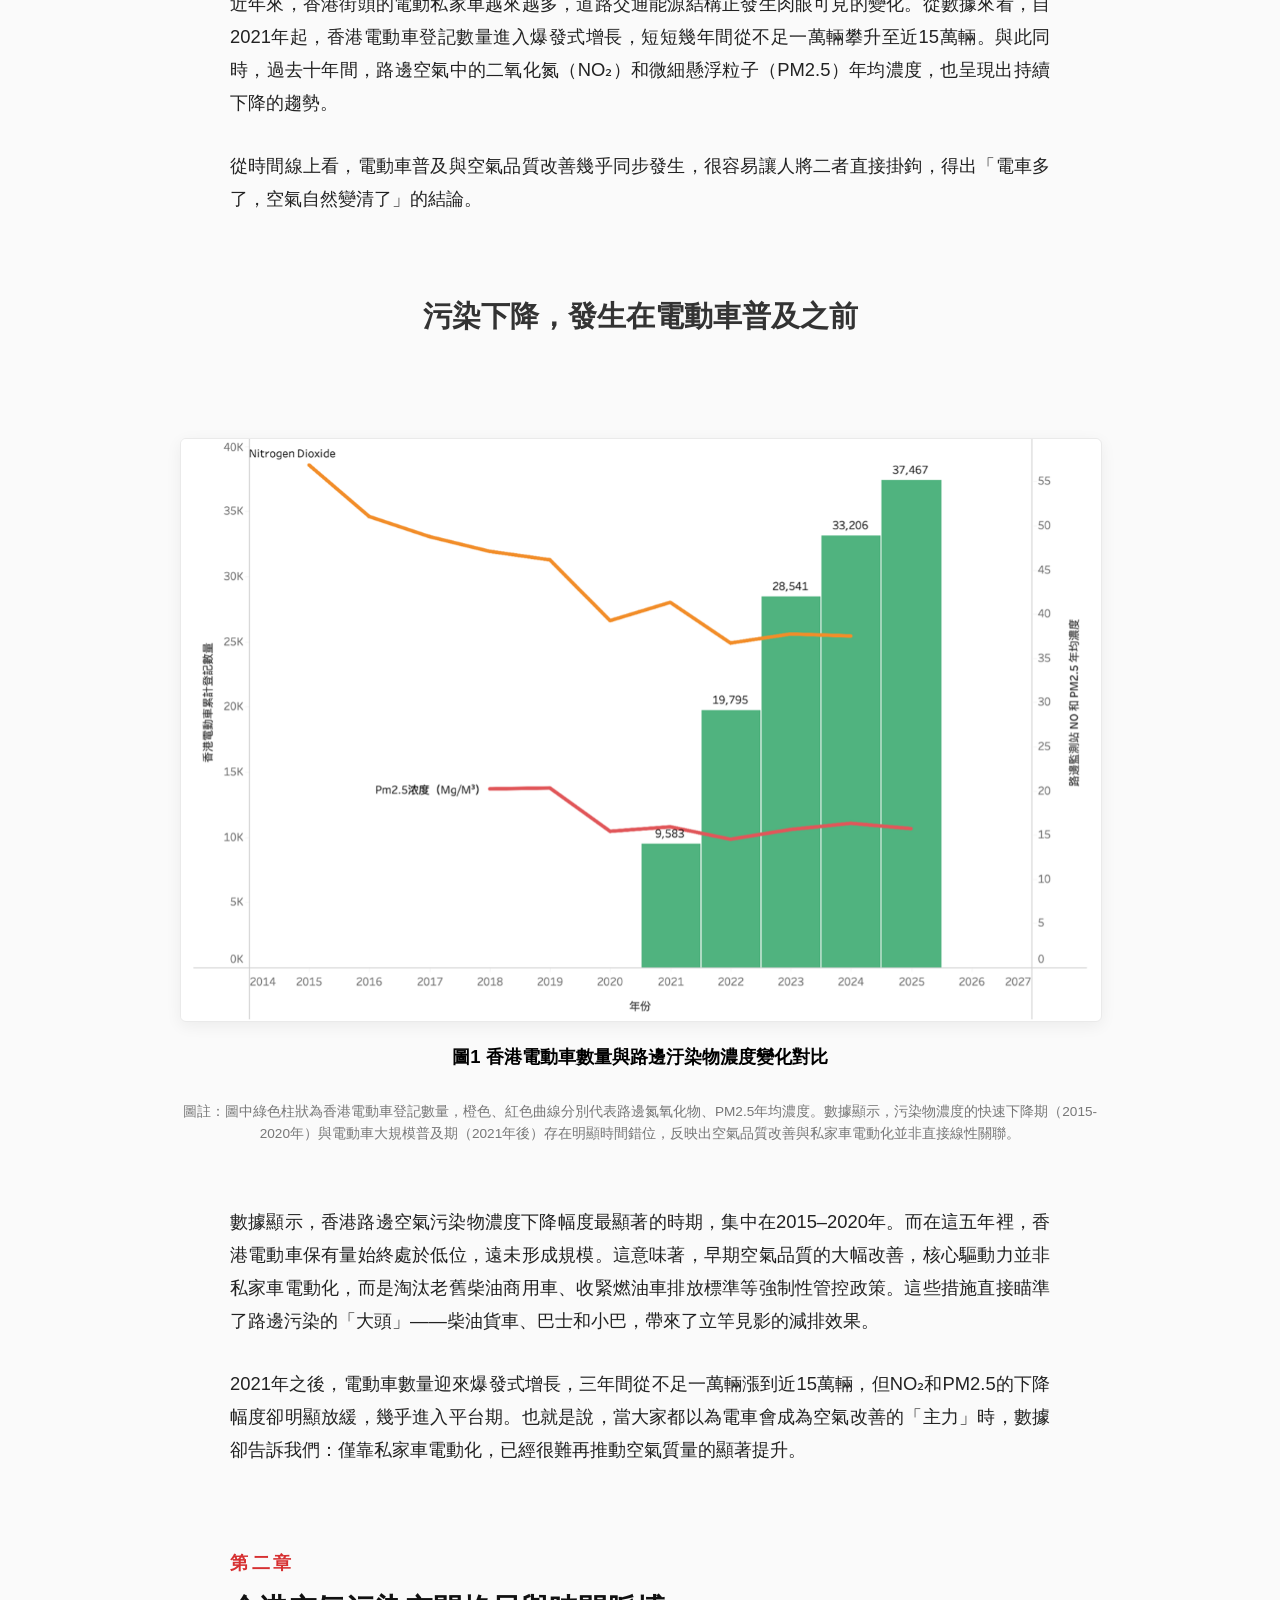
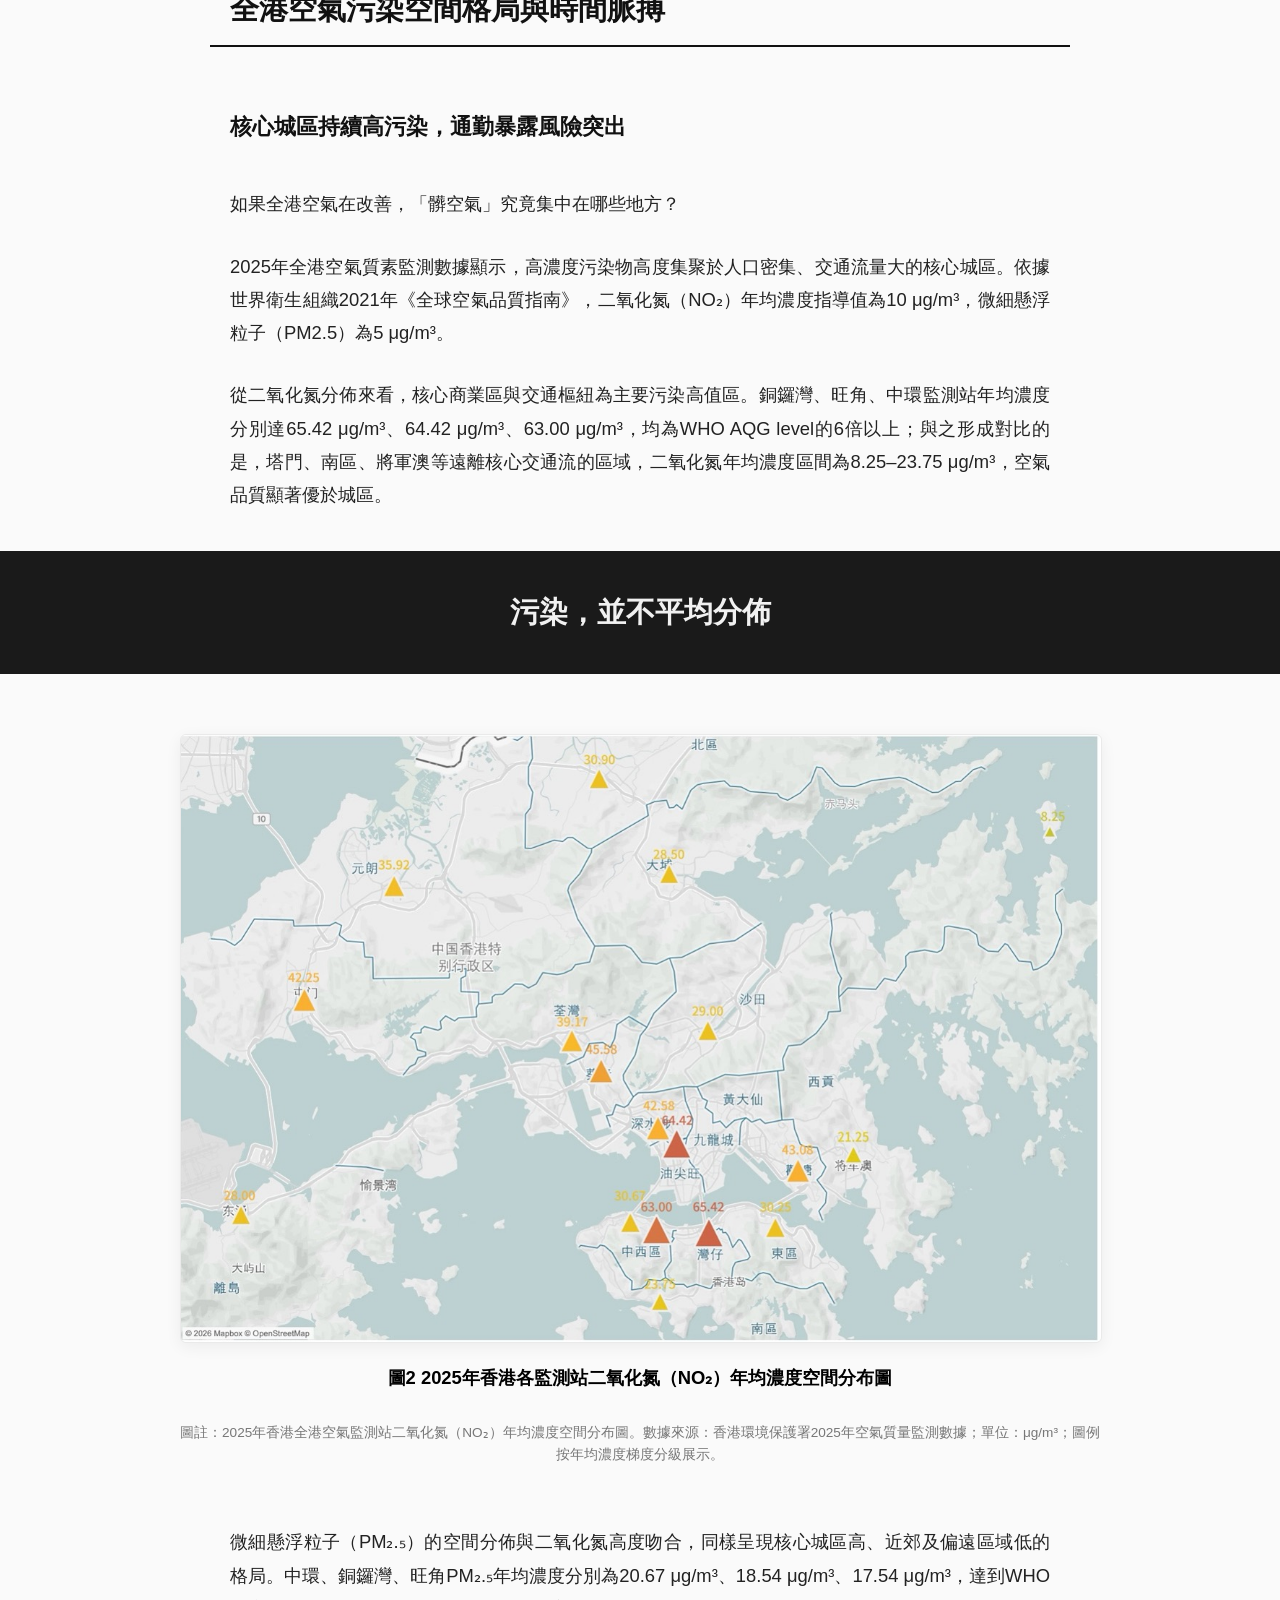
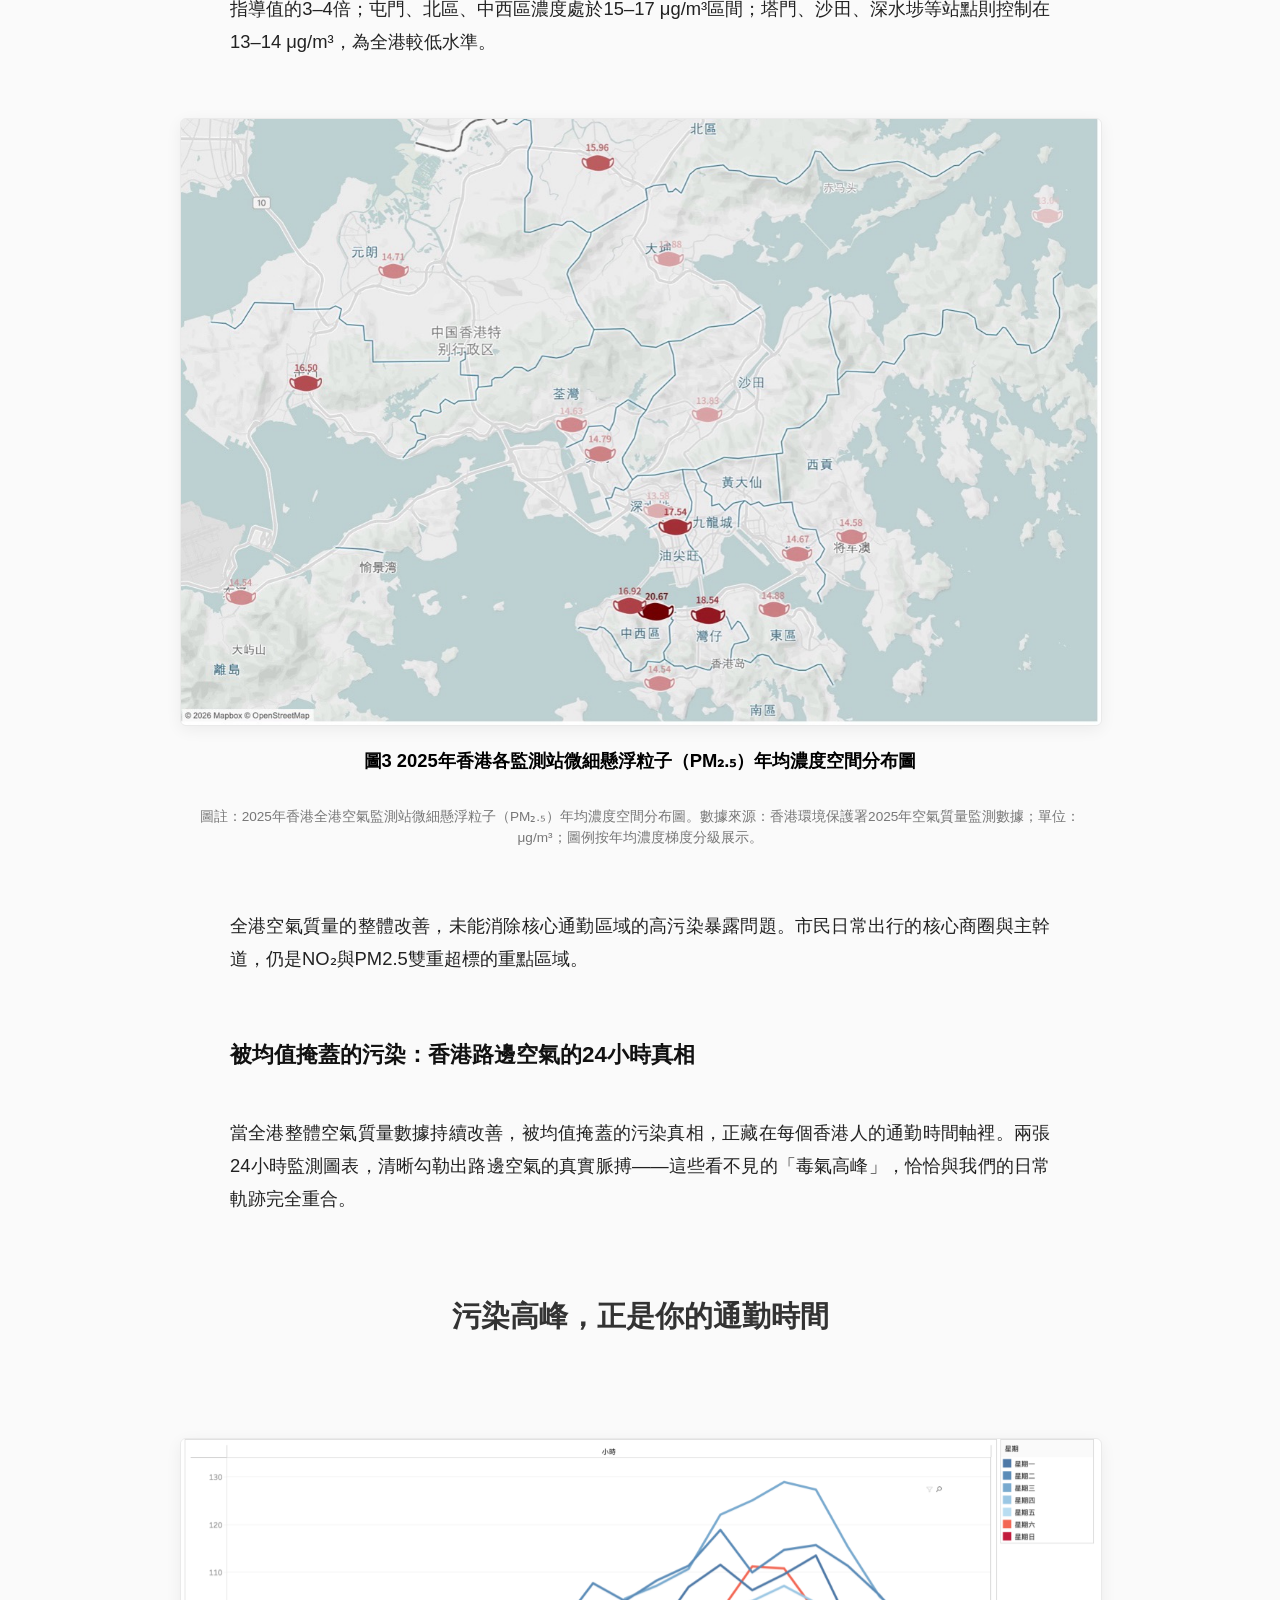
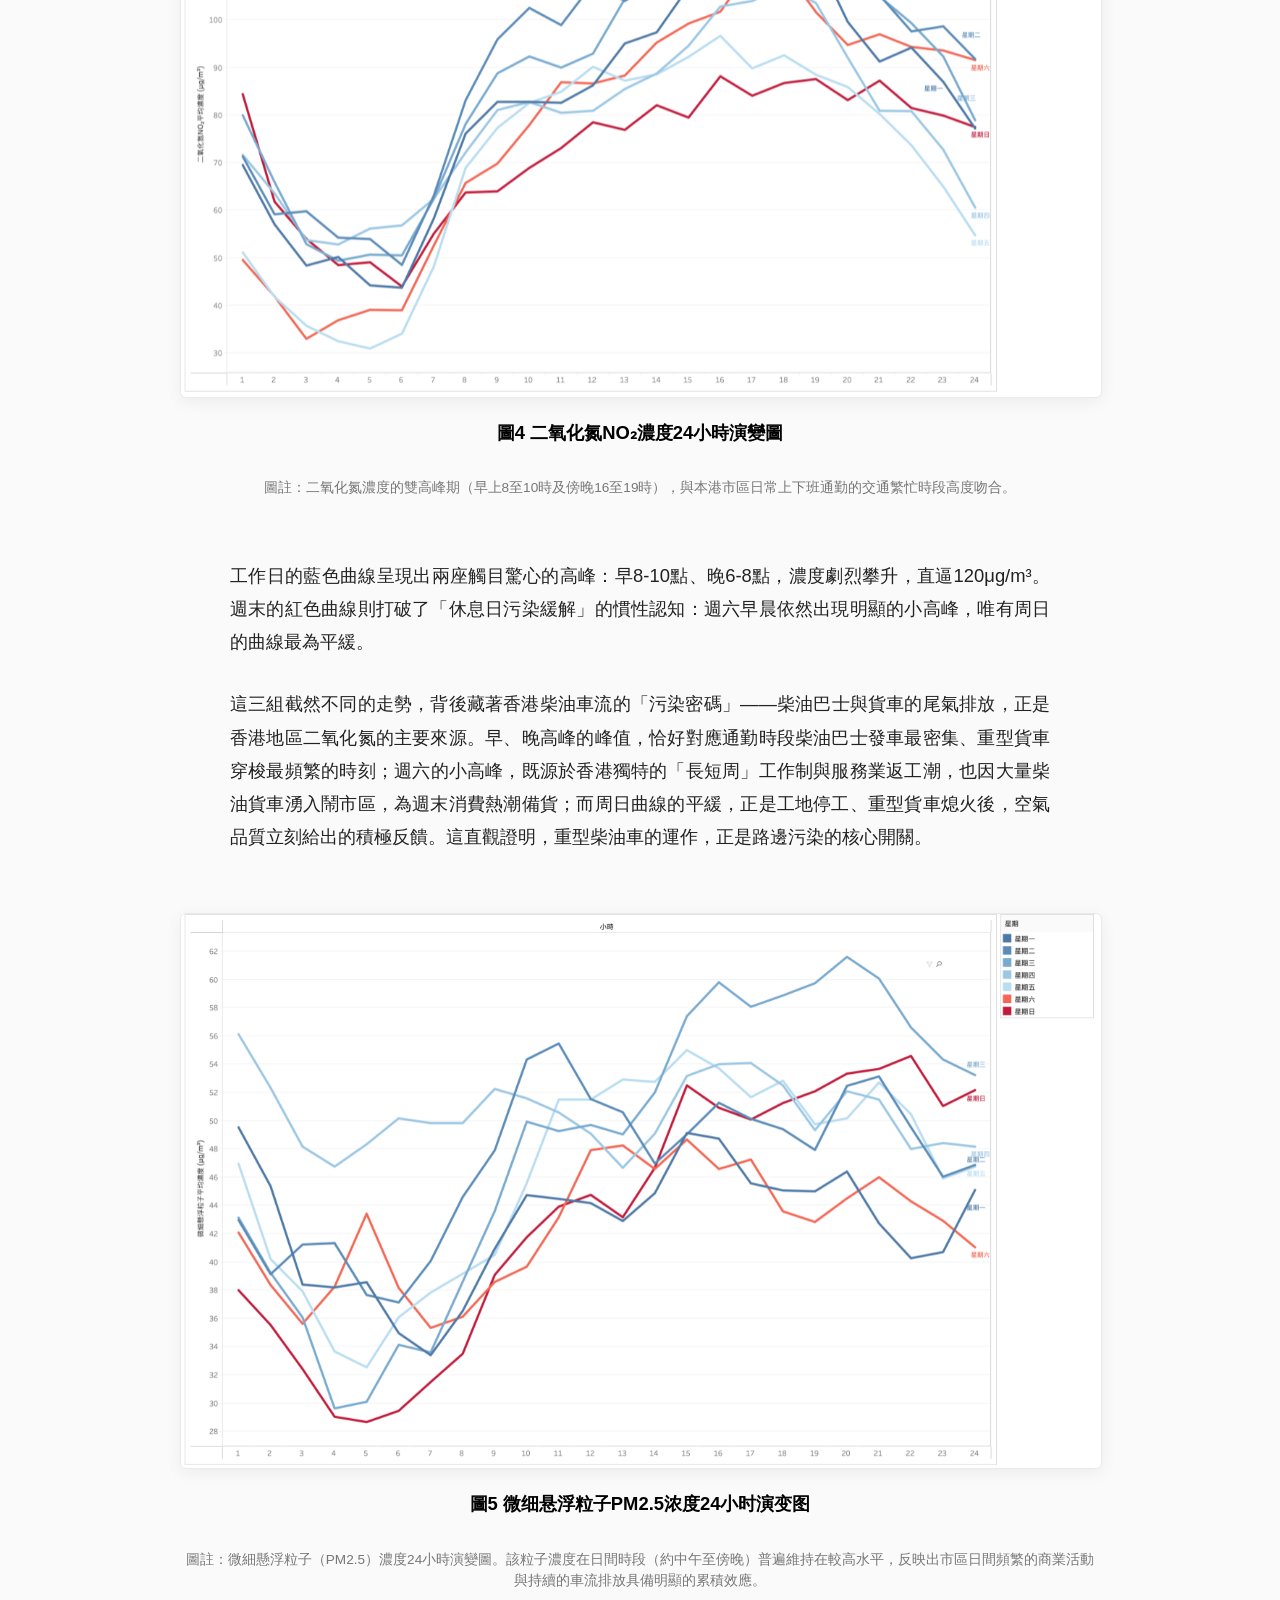
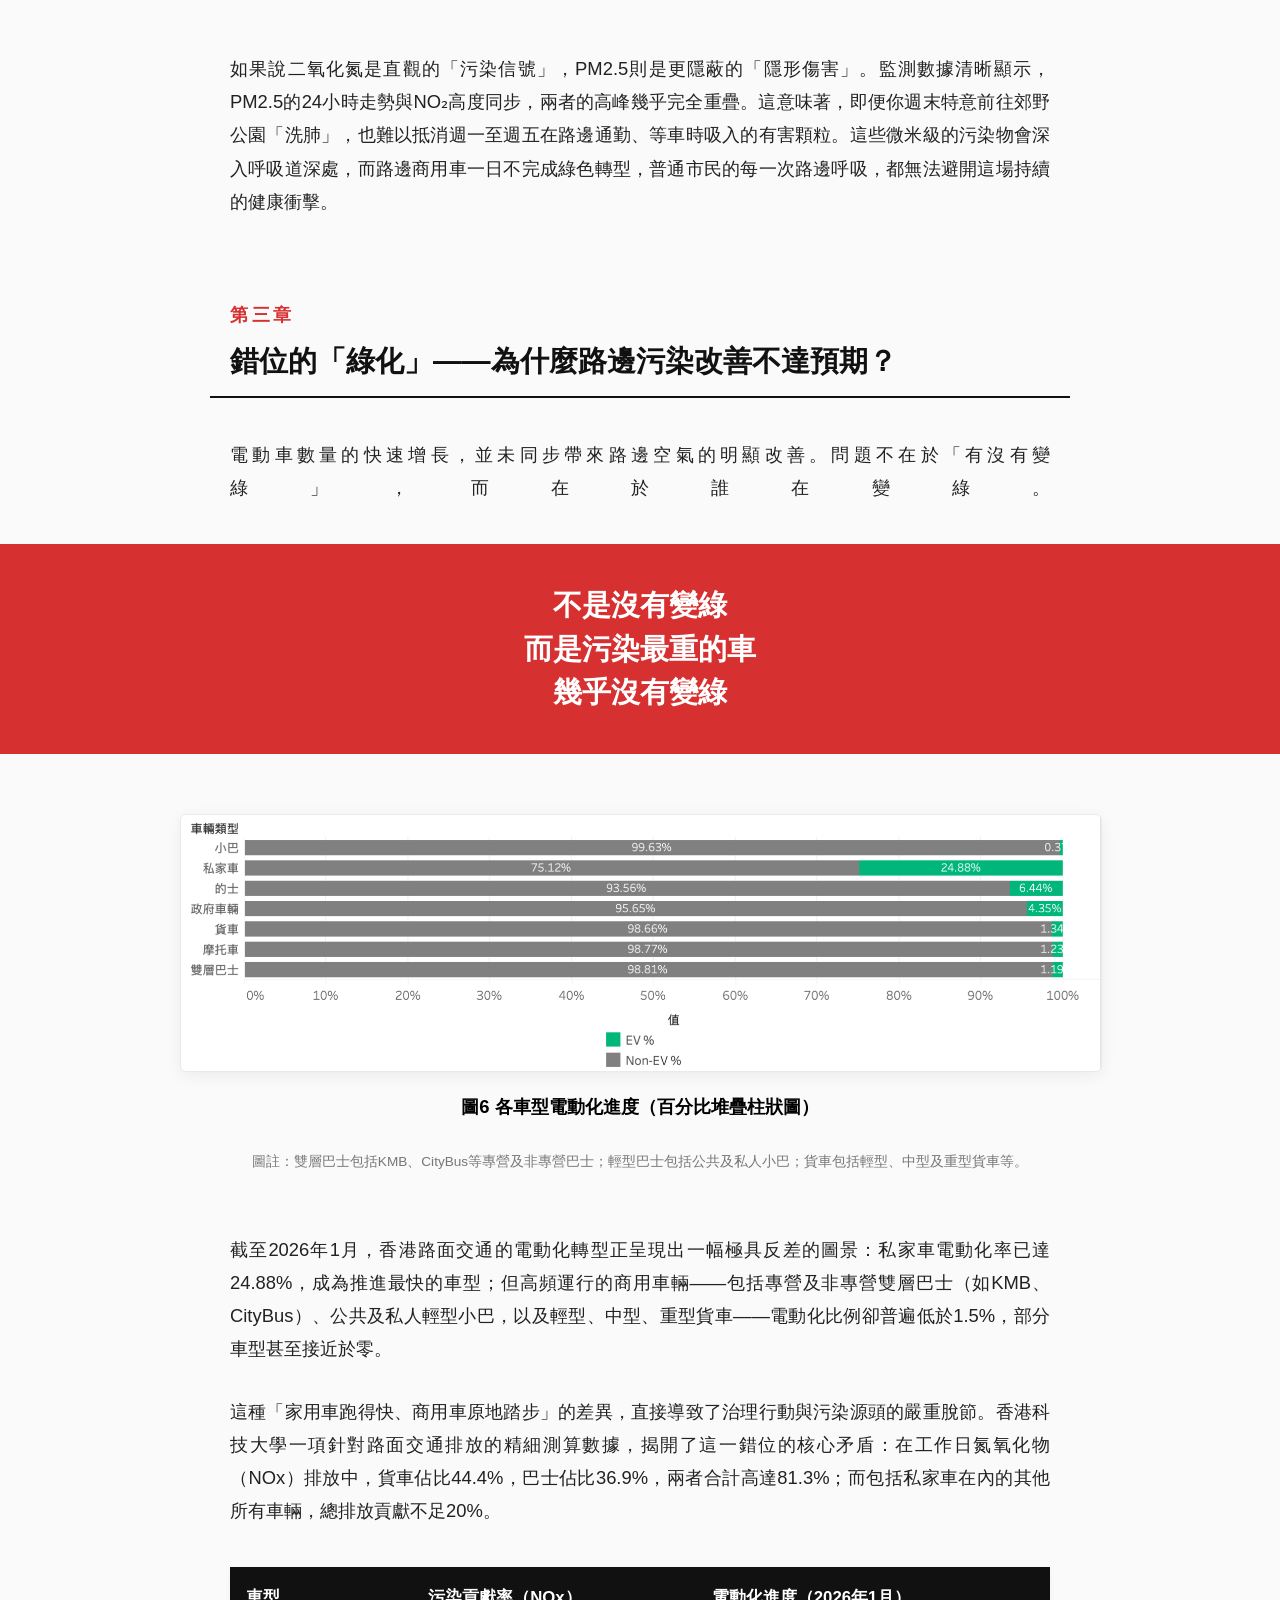
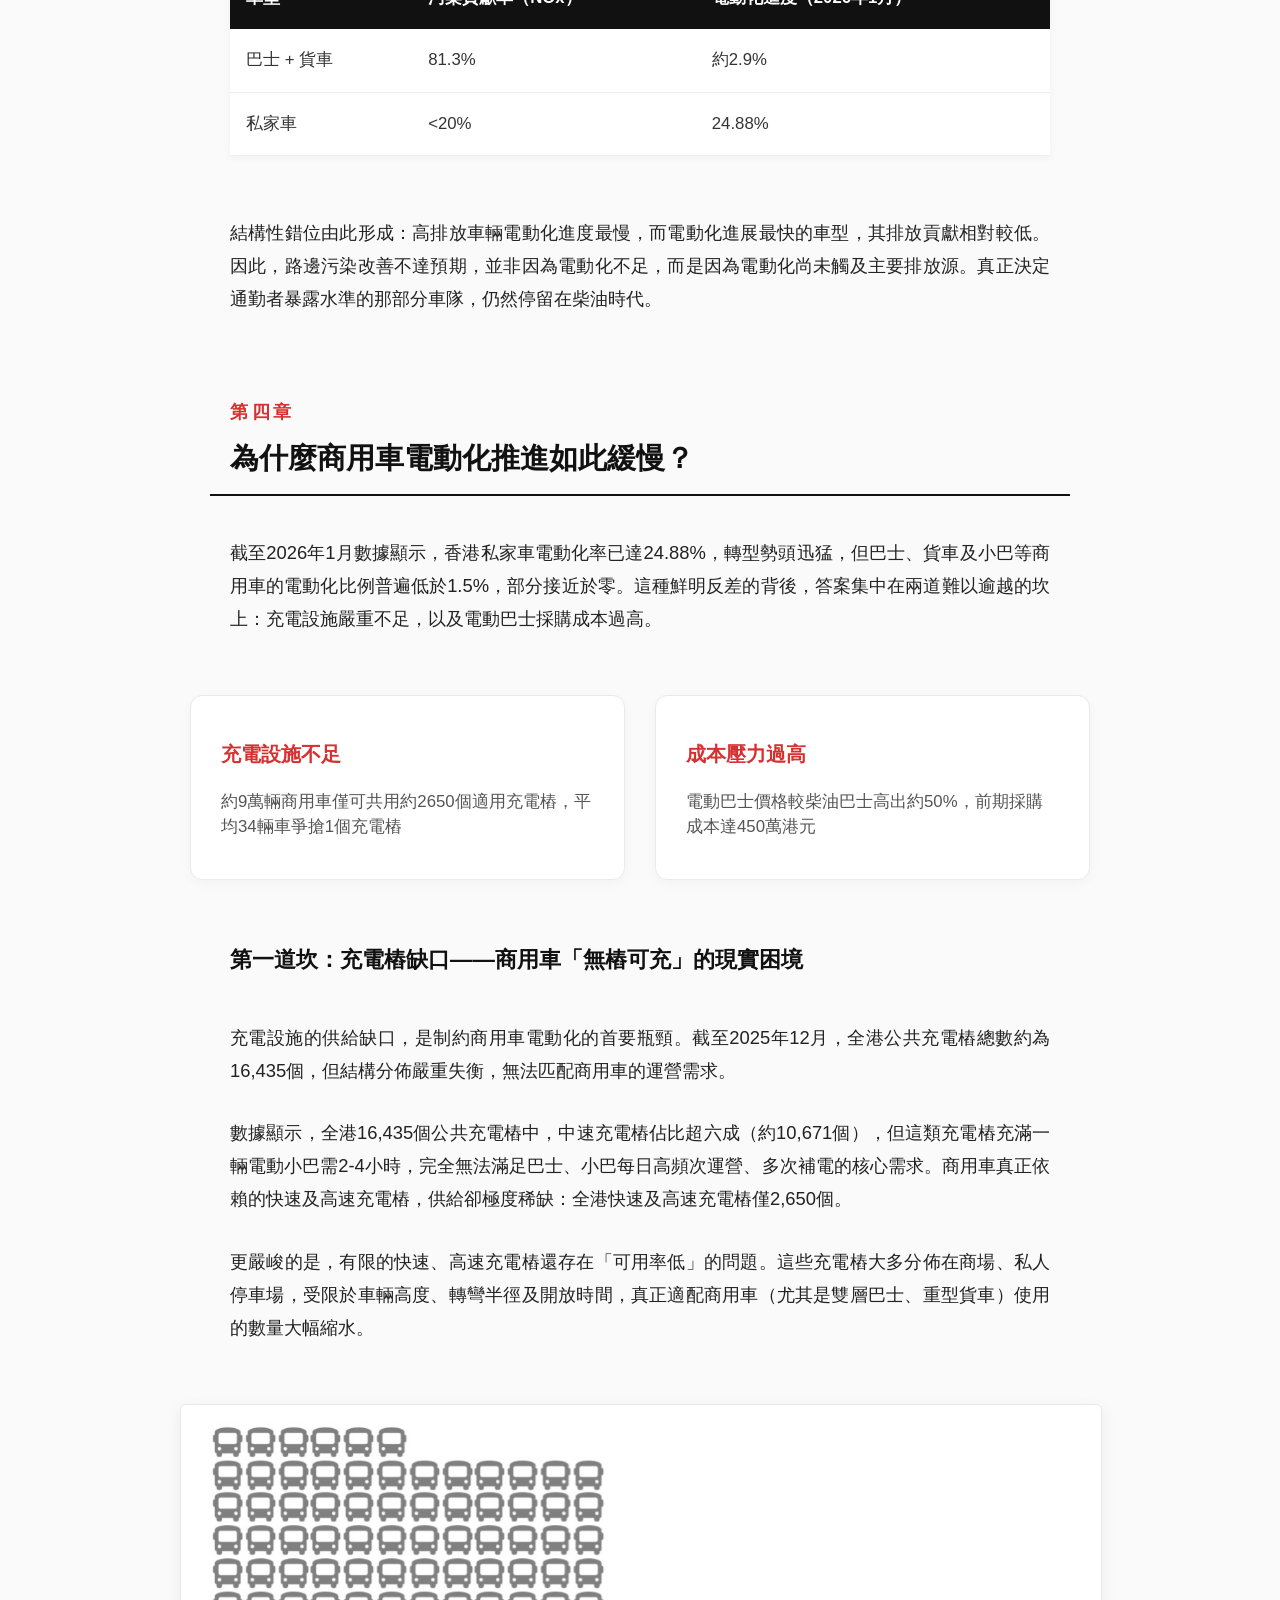
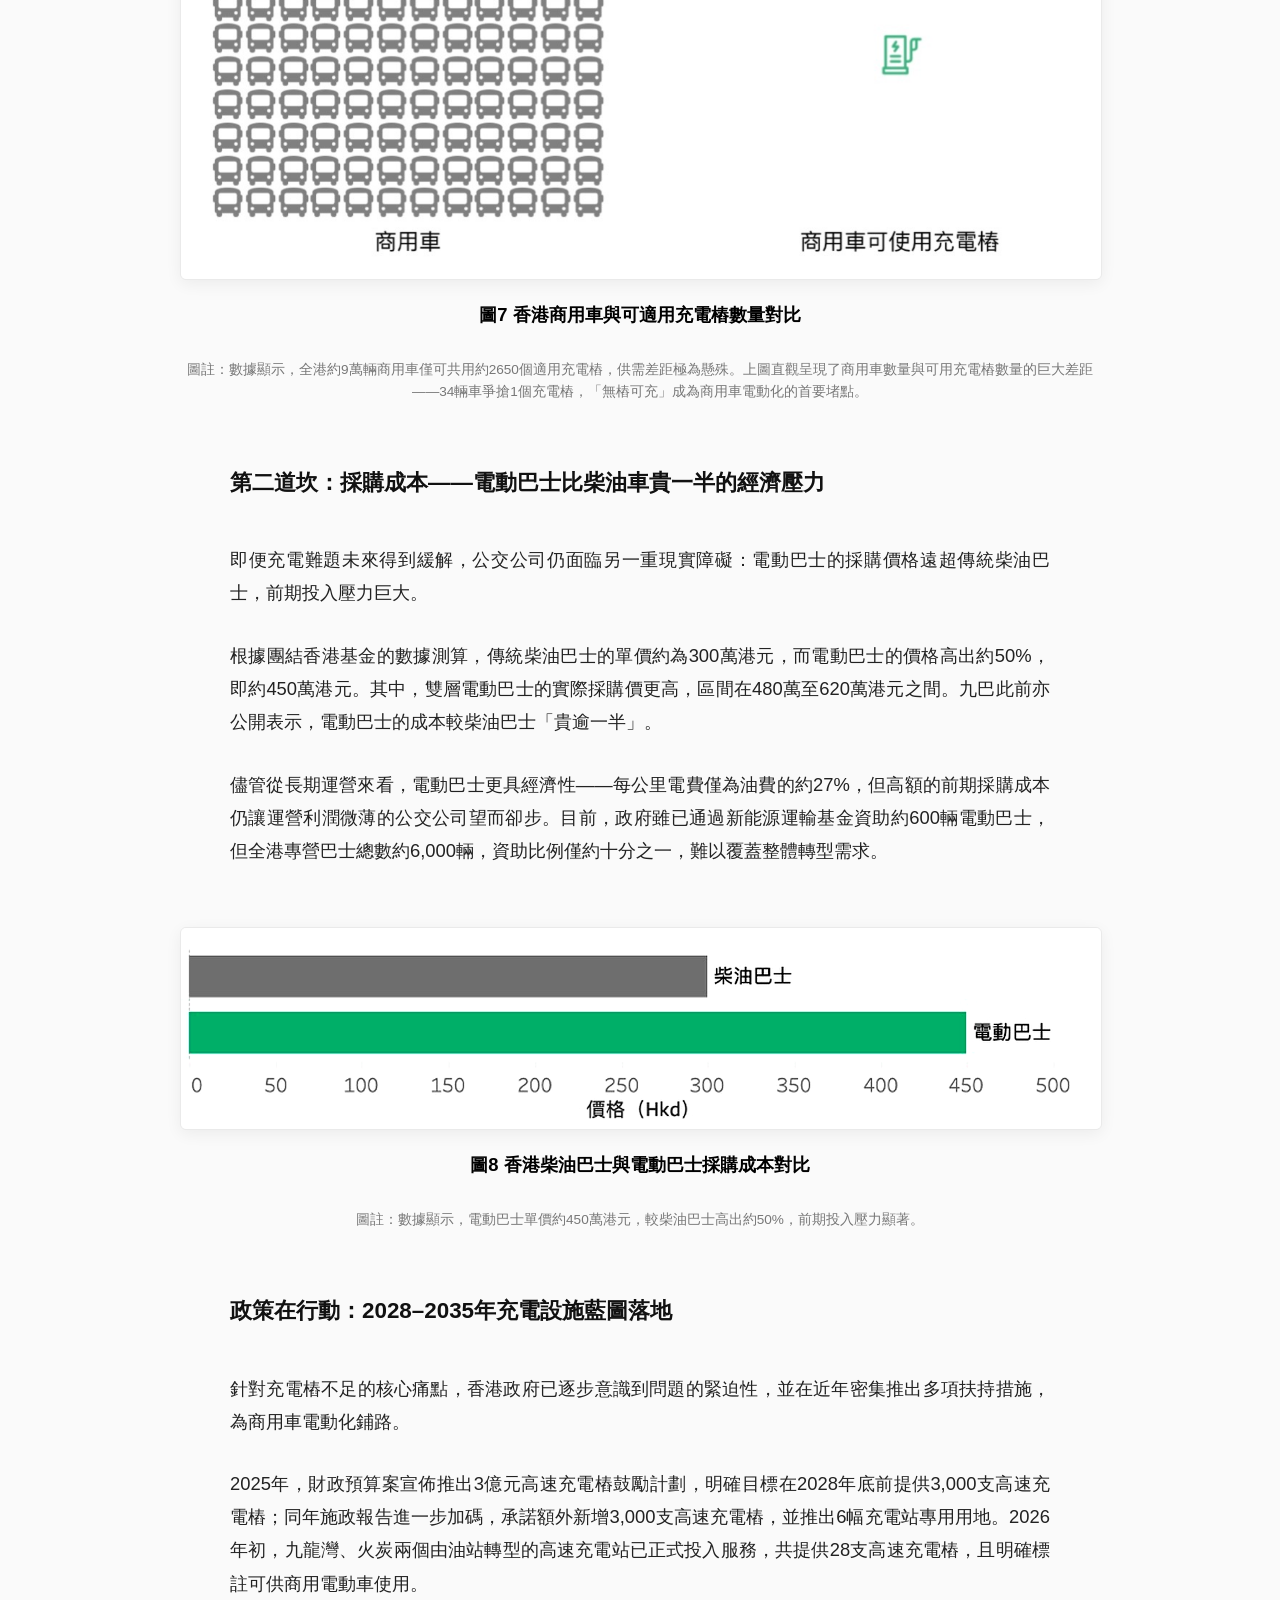
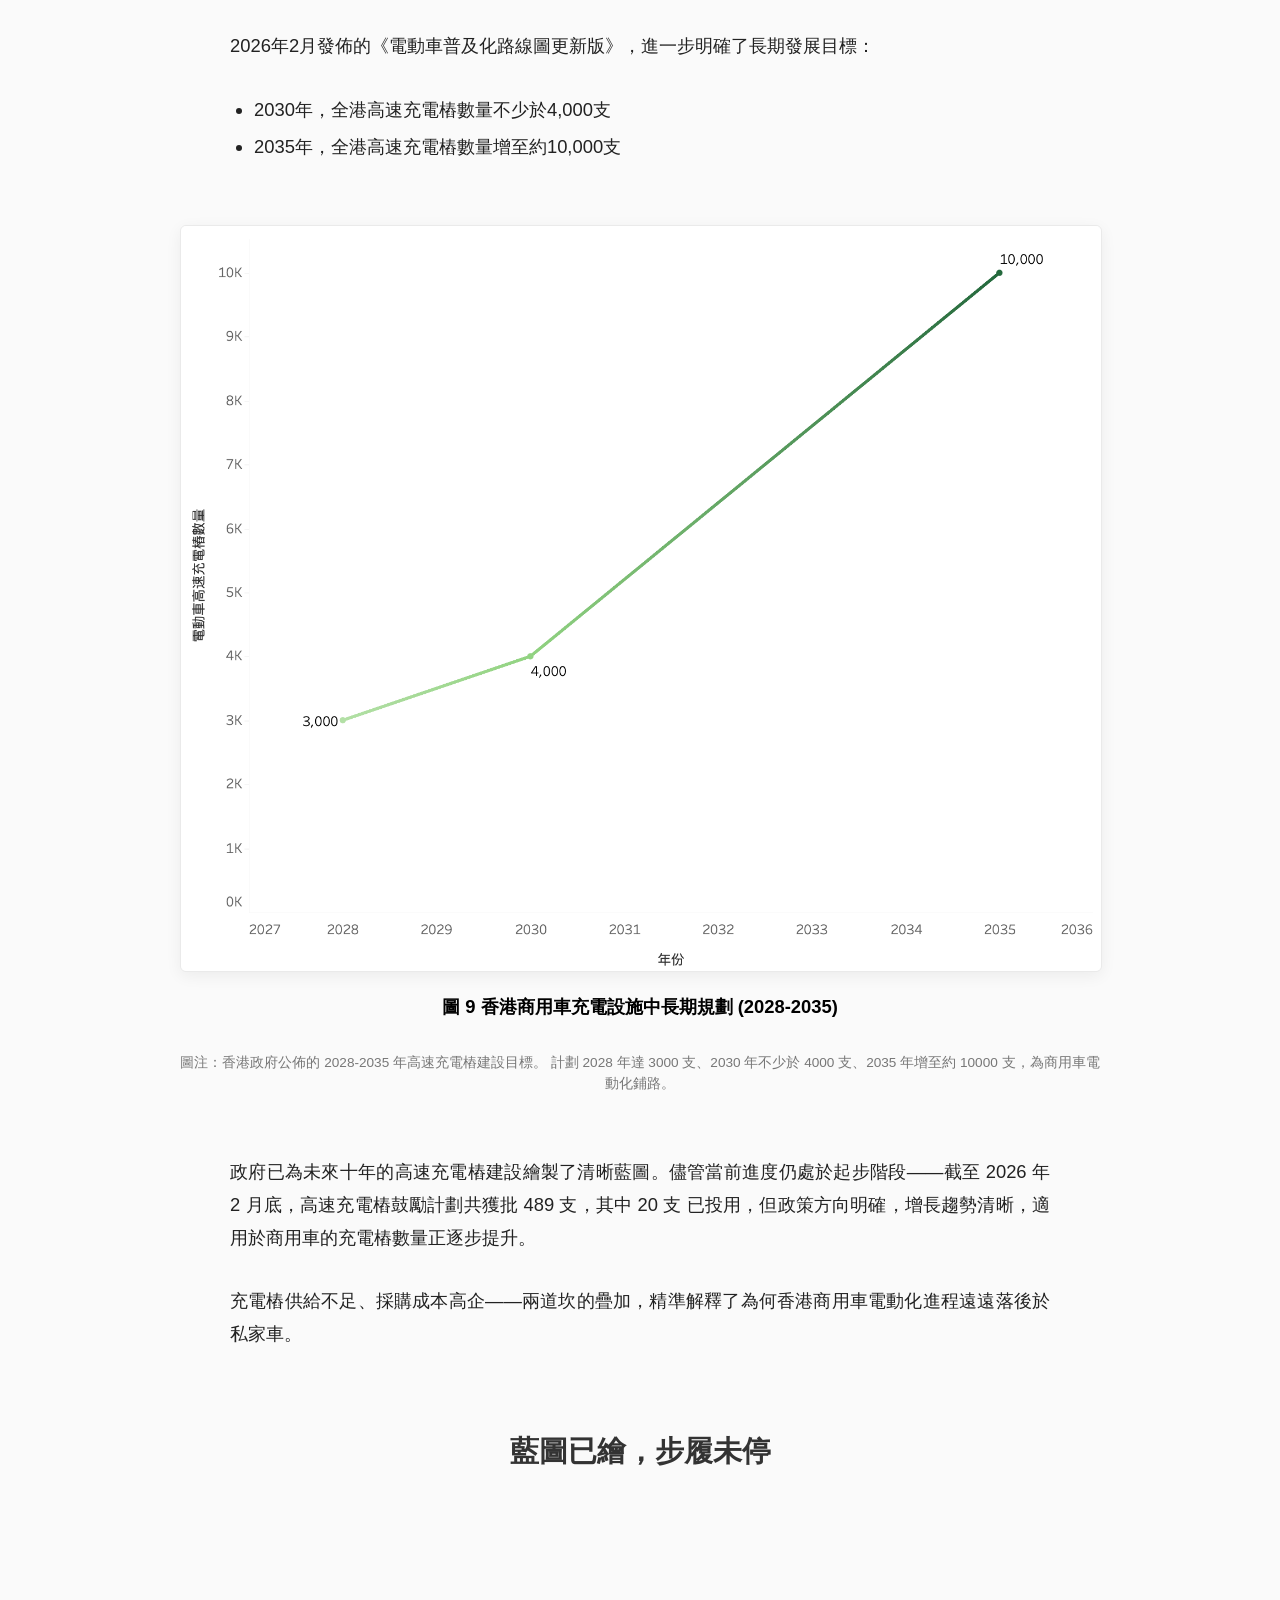
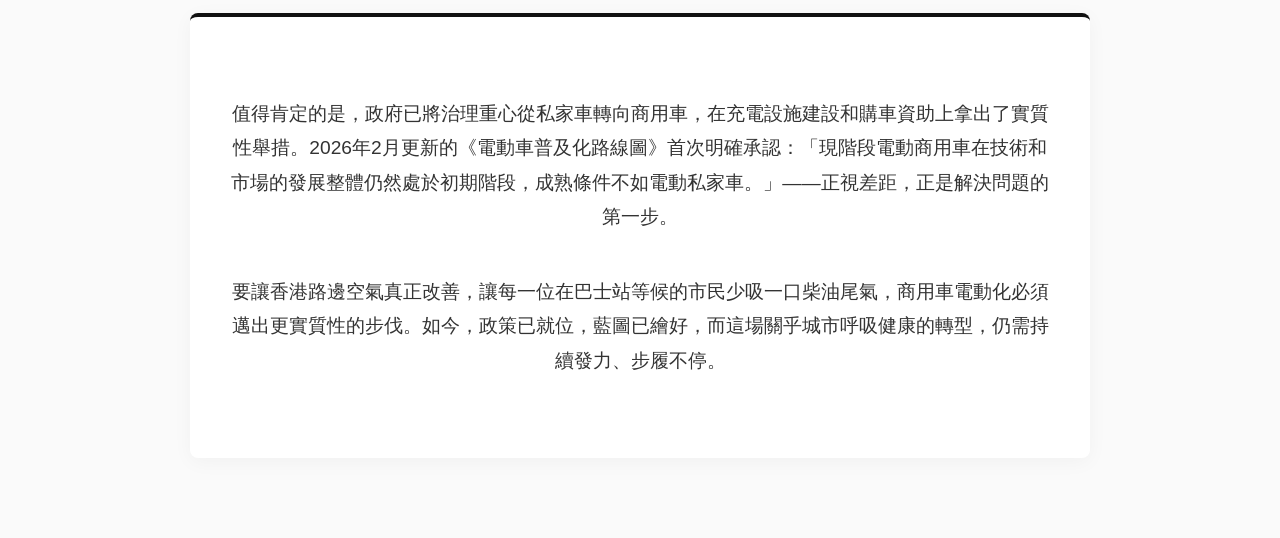
<file: index1.html>
<!DOCTYPE html>
<html lang="zh-Hant">
<head>
<meta charset="UTF-8">
<meta name="viewport" content="width=device-width, initial-scale=1.0">
<title>綠色運輸的承諾與差距</title>
<link rel="stylesheet" href="style1.css">
</head>

<body>

<section class="hero">
    <img src="封面AI图.jpg" alt="香港街頭柴油巴士與通勤人群插畫">
    <div class="hero-text">
        綠色運輸的承諾與差距<br>
        ——電車計劃帶來了多少改變？
    </div>
</section>

<section class="text">
    <p>
        早上八點，鬧鐘第三次響起。你匆匆出門，在路邊巴士站停下。一輛雙層柴油巴士從你身邊駛過，排氣管噴出一股熱風，帶著焦油味。你下意識屏住呼吸，但已經晚了。
    </p>
    <p>
        過去二十年，香港路邊空氣中的二氧化氮和微細懸浮粒子濃度下降了36%至88%——這看起來是巨大的進步。但當你站在路邊，數位是另一回事：如今的NO₂濃度仍然超出世界衛生組織安全標準5.4倍，PM2.5超出2.8倍。
    </p>
    <p>
        過去十年，香港的電動車數量從幾千輛暴漲到近15萬輛，私家車電動化率超過70%。可你每天等車時聞到的空氣，似乎依舊很污濁。
    </p>
    <p>
        這篇報導會用數據幫你算一筆賬：你的通勤路上，呼吸的每一口空氣，到底有多「毒」？而那個號稱要「全面電動化」的計劃，為什麼還沒讓你吸到乾淨的空氣？
    </p>
</section>

<div class="chapter">第一章</div>
<div class="chapter-title">電車計劃的成績單——電車計劃是否讓空氣變好了？</div>

<section class="text">
    <p>
        近年來，香港街頭的電動私家車越來越多，道路交通能源結構正發生肉眼可見的變化。從數據來看，自2021年起，香港電動車登記數量進入爆發式增長，短短幾年間從不足一萬輛攀升至近15萬輛。與此同時，過去十年間，路邊空氣中的二氧化氮（NO₂）和微細懸浮粒子（PM2.5）年均濃度，也呈現出持續下降的趨勢。
    </p>
    <p>
        從時間線上看，電動車普及與空氣品質改善幾乎同步發生，很容易讓人將二者直接掛鉤，得出「電車多了，空氣自然變清了」的結論。
    </p>
</section>

<section class="highlight">
    污染下降，發生在電動車普及之前
</section>

<section class="chart">
    <img src="圖1 香港電動車數量與路邊汙染物濃度變化對比.png" alt="圖1 香港電動車數量與路邊汙染物濃度變化對比">
</section>
<p class="caption"><strong>圖1 香港電動車數量與路邊汙染物濃度變化對比</strong><br>圖註：圖中綠色柱狀為香港電動車登記數量，橙色、紅色曲線分別代表路邊氮氧化物、PM2.5年均濃度。數據顯示，污染物濃度的快速下降期（2015-2020年）與電動車大規模普及期（2021年後）存在明顯時間錯位，反映出空氣品質改善與私家車電動化並非直接線性關聯。</p>

<section class="text">
    <p>
        數據顯示，香港路邊空氣污染物濃度下降幅度最顯著的時期，集中在2015–2020年。而在這五年裡，香港電動車保有量始終處於低位，遠未形成規模。這意味著，早期空氣品質的大幅改善，核心驅動力並非私家車電動化，而是淘汰老舊柴油商用車、收緊燃油車排放標準等強制性管控政策。這些措施直接瞄準了路邊污染的「大頭」——柴油貨車、巴士和小巴，帶來了立竿見影的減排效果。
    </p>
    <p>
        2021年之後，電動車數量迎來爆發式增長，三年間從不足一萬輛漲到近15萬輛，但NO₂和PM2.5的下降幅度卻明顯放緩，幾乎進入平台期。也就是說，當大家都以為電車會成為空氣改善的「主力」時，數據卻告訴我們：僅靠私家車電動化，已經很難再推動空氣質量的顯著提升。
    </p>
</section>

<div class="chapter">第二章</div>
<div class="chapter-title">全港空氣污染空間格局與時間脈搏</div>

<div class="subheading">核心城區持續高污染，通勤暴露風險突出</div>

<section class="text">
    <p>
        如果全港空氣在改善，「髒空氣」究竟集中在哪些地方？
    </p>
    <p>
        2025年全港空氣質素監測數據顯示，高濃度污染物高度集聚於人口密集、交通流量大的核心城區。依據世界衛生組織2021年《全球空氣品質指南》，二氧化氮（NO₂）年均濃度指導值為10 μg/m³，微細懸浮粒子（PM2.5）為5 μg/m³。
    </p>
    <p>
        從二氧化氮分佈來看，核心商業區與交通樞紐為主要污染高值區。銅鑼灣、旺角、中環監測站年均濃度分別達65.42 μg/m³、64.42 μg/m³、63.00 μg/m³，均為WHO AQG level的6倍以上；與之形成對比的是，塔門、南區、將軍澳等遠離核心交通流的區域，二氧化氮年均濃度區間為8.25–23.75 μg/m³，空氣品質顯著優於城區。
    </p>
</section>

<section class="highlight dark">
    污染，並不平均分佈
</section>

<section class="chart">
    <img src="圖2 2025年香港各監測站二氧化氮（NO₂）年均濃度空間分布圖.jpg" alt="圖2 香港各監測站二氧化氮年均濃度空間分布">
</section>
<p class="caption"><strong>圖2 2025年香港各監測站二氧化氮（NO₂）年均濃度空間分布圖</strong><br>圖註：2025年香港全港空氣監測站二氧化氮（NO₂）年均濃度空間分布圖。數據來源：香港環境保護署2025年空氣質量監測數據；單位：μg/m³；圖例按年均濃度梯度分級展示。</p>

<section class="text">
    <p>
        微細懸浮粒子（PM₂.₅）的空間分佈與二氧化氮高度吻合，同樣呈現核心城區高、近郊及偏遠區域低的格局。中環、銅鑼灣、旺角PM₂.₅年均濃度分別為20.67 μg/m³、18.54 μg/m³、17.54 μg/m³，達到WHO指導值的3–4倍；屯門、北區、中西區濃度處於15–17 μg/m³區間；塔門、沙田、深水埗等站點則控制在13–14 μg/m³，為全港較低水準。
    </p>
</section>

<section class="chart">
    <img src="圖3 2025年香港各監測站微細懸浮粒子（PM₂.₅）年均濃度空間分布圖.jpg" alt="圖3 香港各監測站微細懸浮粒子年均濃度空間分布">
</section>
<p class="caption"><strong>圖3 2025年香港各監測站微細懸浮粒子（PM₂.₅）年均濃度空間分布圖</strong><br>圖註：2025年香港全港空氣監測站微細懸浮粒子（PM₂.₅）年均濃度空間分布圖。數據來源：香港環境保護署2025年空氣質量監測數據；單位：μg/m³；圖例按年均濃度梯度分級展示。</p>

<section class="text">
    <p>
        全港空氣質量的整體改善，未能消除核心通勤區域的高污染暴露問題。市民日常出行的核心商圈與主幹道，仍是NO₂與PM2.5雙重超標的重點區域。
    </p>
</section>

<div class="subheading">被均值掩蓋的污染：香港路邊空氣的24小時真相</div>

<section class="text">
    <p>
        當全港整體空氣質量數據持續改善，被均值掩蓋的污染真相，正藏在每個香港人的通勤時間軸裡。兩張24小時監測圖表，清晰勾勒出路邊空氣的真實脈搏——這些看不見的「毒氣高峰」，恰恰與我們的日常軌跡完全重合。
    </p>
</section>

<section class="highlight">
    污染高峰，正是你的通勤時間
</section>

<section class="chart">
    <img src="圖4 二氧化氮NO₂濃度24小時演變圖.png" alt="圖4 二氧化氮NO₂濃度24小時演變圖">
</section>
<p class="caption"><strong>圖4 二氧化氮NO₂濃度24小時演變圖</strong><br>圖註：二氧化氮濃度的雙高峰期（早上8至10時及傍晚16至19時），與本港市區日常上下班通勤的交通繁忙時段高度吻合。</p>

<section class="text">
    <p>
        工作日的藍色曲線呈現出兩座觸目驚心的高峰：早8-10點、晚6-8點，濃度劇烈攀升，直逼120μg/m³。週末的紅色曲線則打破了「休息日污染緩解」的慣性認知：週六早晨依然出現明顯的小高峰，唯有周日的曲線最為平緩。
    </p>
    <p>
        這三組截然不同的走勢，背後藏著香港柴油車流的「污染密碼」——柴油巴士與貨車的尾氣排放，正是香港地區二氧化氮的主要來源。早、晚高峰的峰值，恰好對應通勤時段柴油巴士發車最密集、重型貨車穿梭最頻繁的時刻；週六的小高峰，既源於香港獨特的「長短周」工作制與服務業返工潮，也因大量柴油貨車湧入鬧市區，為週末消費熱潮備貨；而周日曲線的平緩，正是工地停工、重型貨車熄火後，空氣品質立刻給出的積極反饋。這直觀證明，重型柴油車的運作，正是路邊污染的核心開關。
    </p>
</section>

<section class="chart">
    <img src="圖5 微细悬浮粒子PM2.5浓度24小时演变图.png" alt="圖5 微細懸浮粒子PM2.5濃度24小時演變圖">
</section>
<p class="caption"><strong>圖5 微细悬浮粒子PM2.5浓度24小时演变图</strong><br>圖註：微細懸浮粒子（PM2.5）濃度24小時演變圖。該粒子濃度在日間時段（約中午至傍晚）普遍維持在較高水平，反映出市區日間頻繁的商業活動與持續的車流排放具備明顯的累積效應。</p>

<section class="text">
    <p>
        如果說二氧化氮是直觀的「污染信號」，PM2.5則是更隱蔽的「隱形傷害」。監測數據清晰顯示，PM2.5的24小時走勢與NO₂高度同步，兩者的高峰幾乎完全重疊。這意味著，即便你週末特意前往郊野公園「洗肺」，也難以抵消週一至週五在路邊通勤、等車時吸入的有害顆粒。這些微米級的污染物會深入呼吸道深處，而路邊商用車一日不完成綠色轉型，普通市民的每一次路邊呼吸，都無法避開這場持續的健康衝擊。
    </p>
</section>

<div class="chapter">第三章</div>
<div class="chapter-title">錯位的「綠化」——為什麼路邊污染改善不達預期？</div>

<section class="text">
    <p>
        電動車數量的快速增長，並未同步帶來路邊空氣的明顯改善。問題不在於「有沒有變綠」，<span class="keep-together">而在於誰在變綠。</span>
    </p>
</section>

<section class="highlight red">
    不是沒有變綠<br>
    而是污染最重的車<br>
    幾乎沒有變綠
</section>

<section class="chart">
    <img src="圖6 各車型電動化進度（百分比堆疊柱狀圖）.png" alt="圖6 各車型電動化進度對比圖">
</section>
<p class="caption"><strong>圖6 各車型電動化進度（百分比堆疊柱狀圖）</strong><br>圖註：雙層巴士包括KMB、CityBus等專營及非專營巴士；輕型巴士包括公共及私人小巴；貨車包括輕型、中型及重型貨車等。</p>

<section class="text">
    <p>
        截至2026年1月，香港路面交通的電動化轉型正呈現出一幅極具反差的圖景：私家車電動化率已達24.88%，成為推進最快的車型；但高頻運行的商用車輛——包括專營及非專營雙層巴士（如KMB、CityBus）、公共及私人輕型小巴，以及輕型、中型、重型貨車——電動化比例卻普遍低於1.5%，部分車型甚至接近於零。
    </p>
    <p>
        這種「家用車跑得快、商用車原地踏步」的差異，直接導致了治理行動與污染源頭的嚴重脫節。香港科技大學一項針對路面交通排放的精細測算數據，揭開了這一錯位的核心矛盾：在工作日氮氧化物（NOx）排放中，貨車佔比44.4%，巴士佔比36.9%，兩者合計高達81.3%；而包括私家車在內的其他所有車輛，總排放貢獻不足20%。
    </p>
</section>

<table class="data-table">
    <tr>
        <th>車型</th>
        <th>污染貢獻率（NOx）</th>
        <th>電動化進度（2026年1月）</th>
    </tr>
    <tr>
        <td>巴士 + 貨車</td>
        <td>81.3%</td>
        <td>約2.9%</td>
    </tr>
    <tr>
        <td>私家車</td>
        <td>&lt;20%</td>
        <td>24.88%</td>
    </tr>
</table>

<section class="text">
    <p>
        結構性錯位由此形成：高排放車輛電動化進度最慢，而電動化進展最快的車型，其排放貢獻相對較低。因此，路邊污染改善不達預期，並非因為電動化不足，而是因為電動化尚未觸及主要排放源。真正決定通勤者暴露水準的那部分車隊，仍然停留在柴油時代。
    </p>
</section>

<div class="chapter">第四章</div>
<div class="chapter-title">為什麼商用車電動化推進如此緩慢？</div>

<section class="text">
    <p>
        截至2026年1月數據顯示，香港私家車電動化率已達24.88%，轉型勢頭迅猛，但巴士、貨車及小巴等商用車的電動化比例普遍低於1.5%，部分接近於零。這種鮮明反差的背後，答案集中在兩道難以逾越的坎上：充電設施嚴重不足，以及電動巴士採購成本過高。
    </p>
</section>

<section class="cards">
    <div class="card">
        <h3>充電設施不足</h3>
        <p>約9萬輛商用車僅可共用約2650個適用充電樁，平均34輛車爭搶1個充電樁</p>
    </div>
    <div class="card">
        <h3>成本壓力過高</h3>
        <p>電動巴士價格較柴油巴士高出約50%，前期採購成本達450萬港元</p>
    </div>
</section>

<div class="subheading">第一道坎：充電樁缺口——商用車「無樁可充」的現實困境</div>

<section class="text">
    <p>
        充電設施的供給缺口，是制約商用車電動化的首要瓶頸。截至2025年12月，全港公共充電樁總數約為16,435個，但結構分佈嚴重失衡，無法匹配商用車的運營需求。
    </p>
    <p>
        數據顯示，全港16,435個公共充電樁中，中速充電樁佔比超六成（約10,671個），但這類充電樁充滿一輛電動小巴需2-4小時，完全無法滿足巴士、小巴每日高頻次運營、多次補電的核心需求。商用車真正依賴的快速及高速充電樁，供給卻極度稀缺：全港快速及高速充電樁僅2,650個。
    </p>
    <p>
        更嚴峻的是，有限的快速、高速充電樁還存在「可用率低」的問題。這些充電樁大多分佈在商場、私人停車場，受限於車輛高度、轉彎半徑及開放時間，真正適配商用車（尤其是雙層巴士、重型貨車）使用的數量大幅縮水。
    </p>
</section>

<section class="chart">
    <img src="圖7 香港商用車與可適用充電樁數量對比.jpg" alt="圖7 香港商用車與可適用充電樁數量對比">
</section>
<p class="caption"><strong>圖7 香港商用車與可適用充電樁數量對比</strong><br>圖註：數據顯示，全港約9萬輛商用車僅可共用約2650個適用充電樁，供需差距極為懸殊。上圖直觀呈現了商用車數量與可用充電樁數量的巨大差距——34輛車爭搶1個充電樁，「無樁可充」成為商用車電動化的首要堵點。</p>

<div class="subheading">第二道坎：採購成本——電動巴士比柴油車貴一半的經濟壓力</div>

<section class="text">
    <p>
        即便充電難題未來得到緩解，公交公司仍面臨另一重現實障礙：電動巴士的採購價格遠超傳統柴油巴士，前期投入壓力巨大。
    </p>
    <p>
        根據團結香港基金的數據測算，傳統柴油巴士的單價約為300萬港元，而電動巴士的價格高出約50%，即約450萬港元。其中，雙層電動巴士的實際採購價更高，區間在480萬至620萬港元之間。九巴此前亦公開表示，電動巴士的成本較柴油巴士「貴逾一半」。
    </p>
    <p>
        儘管從長期運營來看，電動巴士更具經濟性——每公里電費僅為油費的約27%，但高額的前期採購成本仍讓運營利潤微薄的公交公司望而卻步。目前，政府雖已通過新能源運輸基金資助約600輛電動巴士，但全港專營巴士總數約6,000輛，資助比例僅約十分之一，難以覆蓋整體轉型需求。
    </p>
</section>

<section class="chart">
    <img src="圖8 香港柴油巴士與電動巴士採購成本對比.png" alt="圖8 香港柴油巴士與電動巴士採購成本對比">
</section>
<p class="caption"><strong>圖8 香港柴油巴士與電動巴士採購成本對比</strong><br>圖註：數據顯示，電動巴士單價約450萬港元，較柴油巴士高出約50%，前期投入壓力顯著。</p>

<div class="subheading">政策在行動：2028–2035年充電設施藍圖落地</div>

<section class="text">
    <p>
        針對充電樁不足的核心痛點，香港政府已逐步意識到問題的緊迫性，並在近年密集推出多項扶持措施，為商用車電動化鋪路。
    </p>
    <p>
        2025年，財政預算案宣佈推出3億元高速充電樁鼓勵計劃，明確目標在2028年底前提供3,000支高速充電樁；同年施政報告進一步加碼，承諾額外新增3,000支高速充電樁，並推出6幅充電站專用用地。2026年初，九龍灣、火炭兩個由油站轉型的高速充電站已正式投入服務，共提供28支高速充電樁，且明確標註可供商用電動車使用。
    </p>
    <p>
        2026年2月發佈的《電動車普及化路線圖更新版》，進一步明確了長期發展目標：
    </p>
    <ul style="font-size: 1.15rem; line-height: 2; max-width: 820px; margin: 0 auto; padding-left: 24px; color: #222;">
        <li>2030年，全港高速充電樁數量不少於4,000支</li>
        <li>2035年，全港高速充電樁數量增至約10,000支</li>
    </ul>
</section>

<section class="chart">
    <img src="圖9 香港商用車充電設施中長期規劃（2028-2035）.png" alt="圖9 香港商用車充電設施中長期規劃">
</section>
<p class="caption"><strong>圖 9 香港商用車充電設施中長期規劃 (2028-2035)</strong><br>圖注：香港政府公佈的 2028-2035 年高速充電樁建設目標。 計劃 2028 年達 3000 支、2030 年不少於 4000 支、2035 年增至約 10000 支，為商用車電動化鋪路。</p>

<section class="text">
    <p>
        政府已為未來十年的高速充電樁建設繪製了清晰藍圖。儘管當前進度仍處於起步階段——截至 2026 年 2 月底，高速充電樁鼓勵計劃共獲批 489 支，其中 20 支 已投用，但政策方向明確，增長趨勢清晰，適用於商用車的充電樁數量正逐步提升。
    </p>
    <p>
        充電樁供給不足、採購成本高企——兩道坎的疊加，精準解釋了為何香港商用車電動化進程遠遠落後於私家車。
    </p>
</section>

<section class="highlight">
    藍圖已繪，步履未停
</section>

<section class="ending">
    <p>
        值得肯定的是，政府已將治理重心從私家車轉向商用車，在充電設施建設和購車資助上拿出了實質性舉措。2026年2月更新的《電動車普及化路線圖》首次明確承認：「現階段電動商用車在技術和市場的發展整體仍然處於初期階段，成熟條件不如電動私家車。」——正視差距，正是解決問題的第一步。
    </p>
    <p style="margin-top: 40px;">
        要讓香港路邊空氣真正改善，讓每一位在巴士站等候的市民少吸一口柴油尾氣，商用車電動化必須邁出更實質性的步伐。如今，政策已就位，藍圖已繪好，而這場關乎城市呼吸健康的轉型，仍需持續發力、步履不停。
    </p>
</section>

</body>
</html>
</file>
<file: style1.css>
/* =========================================
   全域設定 (Technical Execution)
========================================= */
body {
    margin: 0;
    padding: 0;
    font-family: -apple-system, BlinkMacSystemFont, "PingFang TC", "Microsoft JhengHei", "Noto Sans TC", sans-serif;
    background-color: #fafafa; 
    color: #333333;
    -webkit-font-smoothing: antialiased;
    line-height: 1.8; 
}

/* =========================================
   封面區域 (Hero Section)
========================================= */
.hero {
    position: relative;
    height: 100vh;
    width: 100%;
    overflow: hidden;
    background-color: #000;
}

.hero img {
    width: 100%;
    height: 100%;
    object-fit: cover;
    opacity: 0.85; 
}

.hero::after {
    content: "";
    position: absolute;
    bottom: 0;
    left: 0;
    width: 100%;
    height: 50%;
    background: linear-gradient(transparent, rgba(0, 0, 0, 0.8));
    z-index: 1;
}

.hero-text {
    position: absolute;
    bottom: 15%;
    left: 10%;
    right: 10%;
    color: white;
    font-size: 3rem; 
    font-weight: 800;
    line-height: 1.3;
    z-index: 2;
    text-shadow: 0 4px 12px rgba(0,0,0,0.4);
    letter-spacing: 0.02em;
}

/* =========================================
   正文排版 (Narrative & Journalism)
========================================= */
.text {
    max-width: 820px; 
    margin: 40px auto; 
    font-size: 1.15rem; 
    color: #222;
    padding: 0 20px;
}

.hero + .text {
    margin-top: 80px; /* 從100px微調縮減，讓開篇更緊湊 */
}

.text p {
    margin-bottom: 1.6em;
    text-align: justify; 
    text-wrap: pretty; 
}

/* =========================================
   爆點文字 / 引文區塊 (頂格滿版)
========================================= */
.highlight {
    width: 100%; 
    margin: 40px 0; /* ✨【修正】大幅縮減外部間距 ✨ */
    padding: 40px 20px; /* ✨【修正】縮減內部留白，消除孤島感 ✨ */
    font-size: 1.8rem; 
    font-weight: 700;
    text-align: center;
    line-height: 1.5;
    box-sizing: border-box; 
}

.highlight.dark {
    background-color: #1a1a1a;
    color: #f1f1f1;
}

.highlight.red {
    background-color: #d63031;
    color: white;
}

/* =========================================
   章節與標題導航 (優化視覺層次與間距)
========================================= */
.chapter {
    max-width: 820px; 
    margin: 80px auto 10px; /* ✨【修正】將過大的110px回收到80px，既有層次又不脫節 ✨ */
    font-size: 1.15rem; 
    font-weight: 800; 
    color: #d63031; 
    letter-spacing: 0.2em; 
    padding: 0 20px;
}

.chapter-title {
    max-width: 820px; 
    margin: 0 auto 40px;
    font-size: 1.8rem; 
    font-weight: 800;
    line-height: 1.4;
    color: #111;
    padding: 0 20px 15px 20px;
    border-bottom: 2px solid #111; 
    white-space: nowrap; 
}

.subheading {
    max-width: 820px; 
    margin: 60px auto 30px; /* 從80px縮減 */
    font-size: 1.4rem;
    font-weight: 700;
    color: #111;
    padding: 0 20px;
}

/* =========================================
   圖表與視覺化 (Visualization & Design)
========================================= */
.chart {
    max-width: 920px; 
    margin: 60px auto 20px;
    padding: 0 20px;
}

.chart img {
    width: 100%;
    height: auto;
    display: block;
    background: #fff;
    border-radius: 6px;
    box-shadow: 0 4px 16px rgba(0,0,0,0.06); 
    border: 1px solid #eaeaea;
    transition: transform 0.3s ease; 
}

.chart img:hover {
    transform: scale(1.01);
}

/* 圖註 */
.caption {
    max-width: 920px; 
    margin: 0 auto 60px; 
    font-size: 0.85rem; 
    color: #777; 
    line-height: 1.6;
    text-align: center; 
    padding: 0 10px;
}

.caption strong {
    display: block;
    font-size: 1.15rem; 
    color: #000;      
    margin-bottom: 8px;
    font-weight: 700;
}

/* =========================================
   互動式數據卡片 (Interactive Elements)
========================================= */
.cards {
    display: flex;
    gap: 30px;
    max-width: 900px;
    margin: 60px auto;
    padding: 0 20px;
}

.card {
    flex: 1;
    background: #ffffff;
    padding: 40px 30px;
    border-radius: 12px;
    border: 1px solid #eaeaea;
    box-shadow: 0 4px 12px rgba(0,0,0,0.03);
    cursor: pointer; 
    position: relative;
    overflow: hidden;
    transition: all 0.3s cubic-bezier(0.25, 0.8, 0.25, 1); 
}

.card::before {
    content: "";
    position: absolute;
    top: 0; left: 0; width: 100%; height: 4px;
    background: #d63031;
    transform: scaleX(0);
    transform-origin: left;
    transition: transform 0.4s ease;
}

.card:hover {
    transform: translateY(-8px); 
    box-shadow: 0 16px 30px rgba(0,0,0,0.08); 
    border-color: #d63031; 
}

.card:hover::before {
    transform: scaleX(1); 
}

.card h3 {
    margin-top: 0;
    font-size: 1.25rem;
    color: #d63031; 
    margin-bottom: 15px;
    transition: color 0.3s ease;
}

.card p {
    font-size: 1.05rem;
    color: #555;
    margin-bottom: 0;
    line-height: 1.5;
}

/* =========================================
   數據表格
========================================= */
.data-table {
    max-width: 820px; 
    margin: 40px auto 60px;
    width: 100%;
    border-collapse: collapse;
    font-size: 1.05rem;
    background: #fff;
    box-shadow: 0 2px 8px rgba(0,0,0,0.04);
}

.data-table th {
    background-color: #111;
    color: #fff;
    padding: 16px;
    text-align: left;
    font-weight: 600;
}

.data-table td {
    padding: 16px;
    border-bottom: 1px solid #f0f0f0;
    color: #333;
}

/* =========================================
   結尾區塊
========================================= */
.ending {
    max-width: 820px; 
    margin: 100px auto 80px; /* 稍微縮減與上文距離 */
    padding: 60px 40px;
    background-color: #fff;
    border-radius: 8px;
    text-align: center;
    font-size: 1.2rem;
    border-top: 4px solid #111;
    box-shadow: 0 4px 20px rgba(0,0,0,0.04);
}

.ending p {
    color: #333;
}

/* =========================================
   排版工具 (Typography Utilities) - 防止孤字
========================================= */
.keep-together {
    white-space: nowrap;
}

/* =========================================
   響應式設計 (RWD for Mobile)
========================================= */
@media (max-width: 768px) {
    .hero-text { font-size: 2.2rem; left: 5%; right: 5%; }
    .text { font-size: 1.05rem; margin: 30px auto; }
    .hero + .text { margin-top: 40px; } 
    .highlight { font-size: 1.6rem; padding: 40px 20px; } 
    .chapter { margin: 60px auto 10px; font-size: 1rem; } 
    .chapter-title { font-size: 1.5rem; white-space: normal; } 
    .cards { flex-direction: column; }
    .caption strong { font-size: 1.05rem; }
}
</file>
